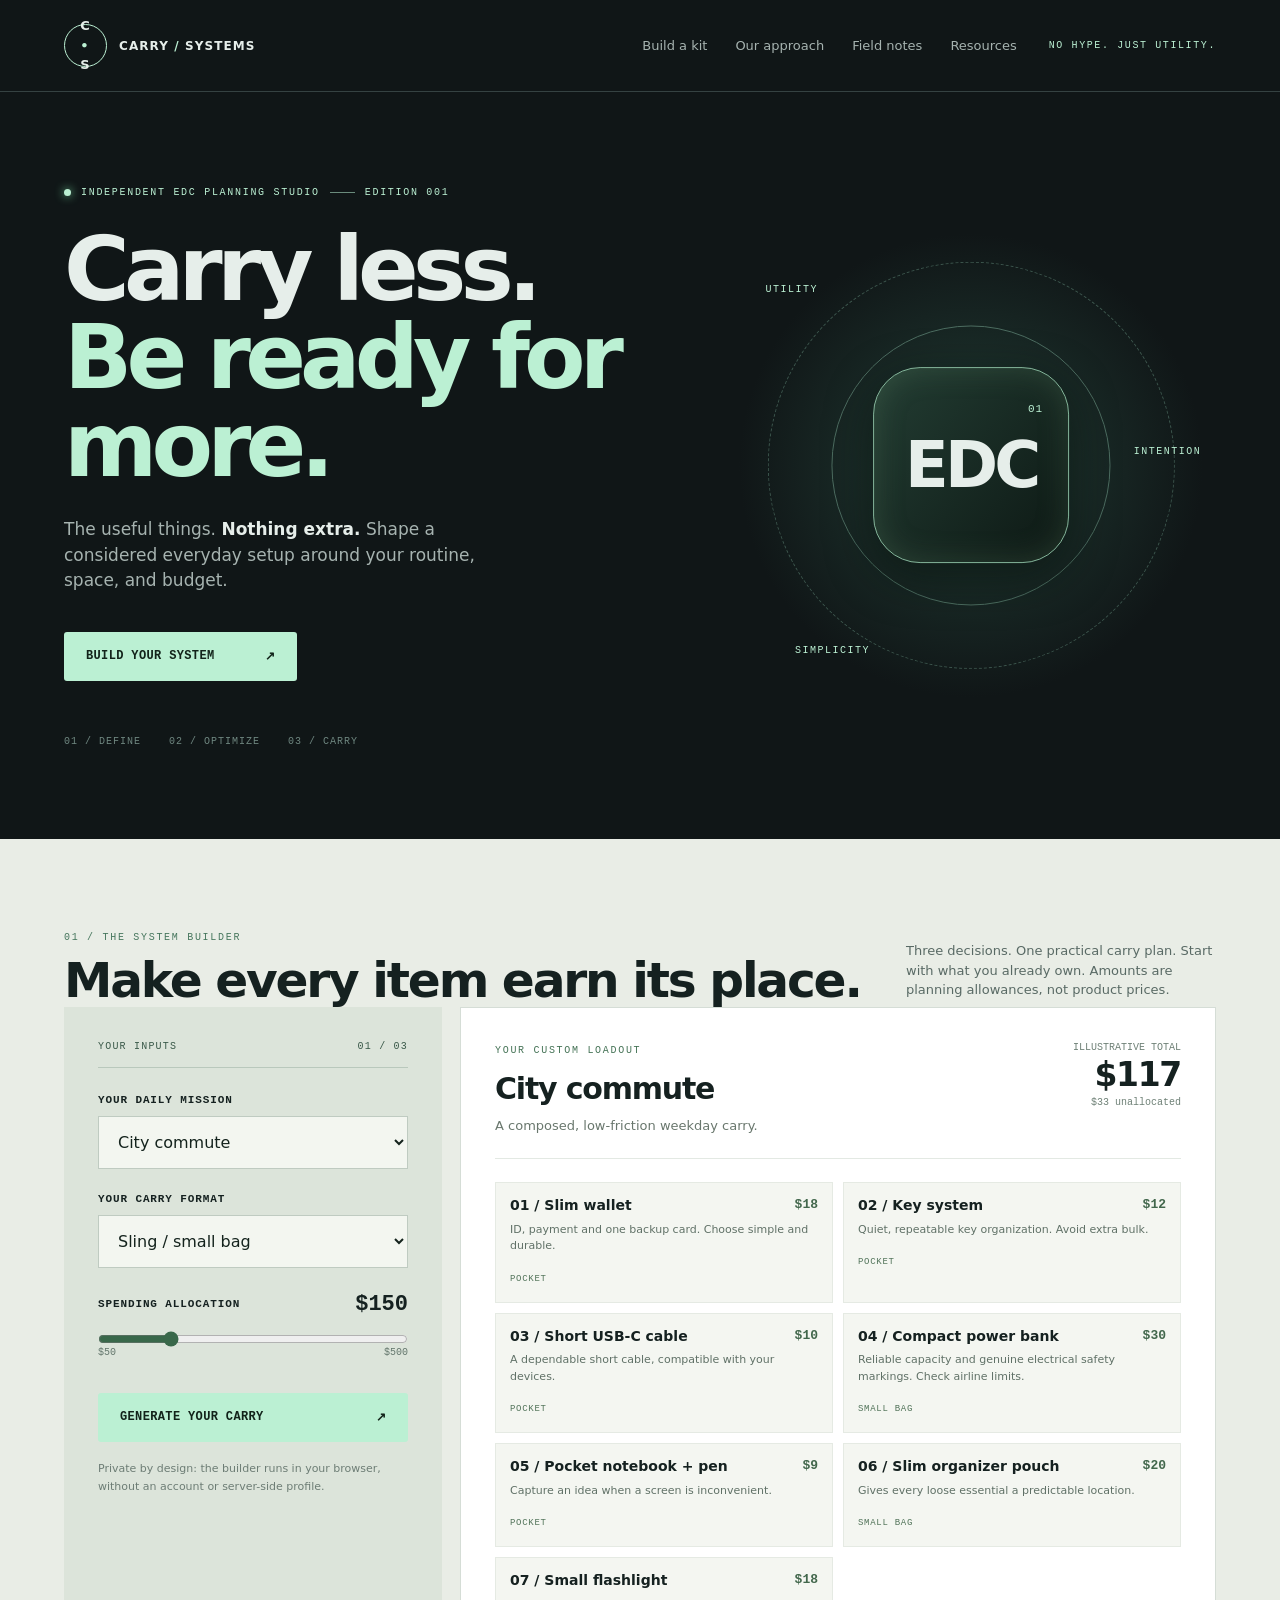
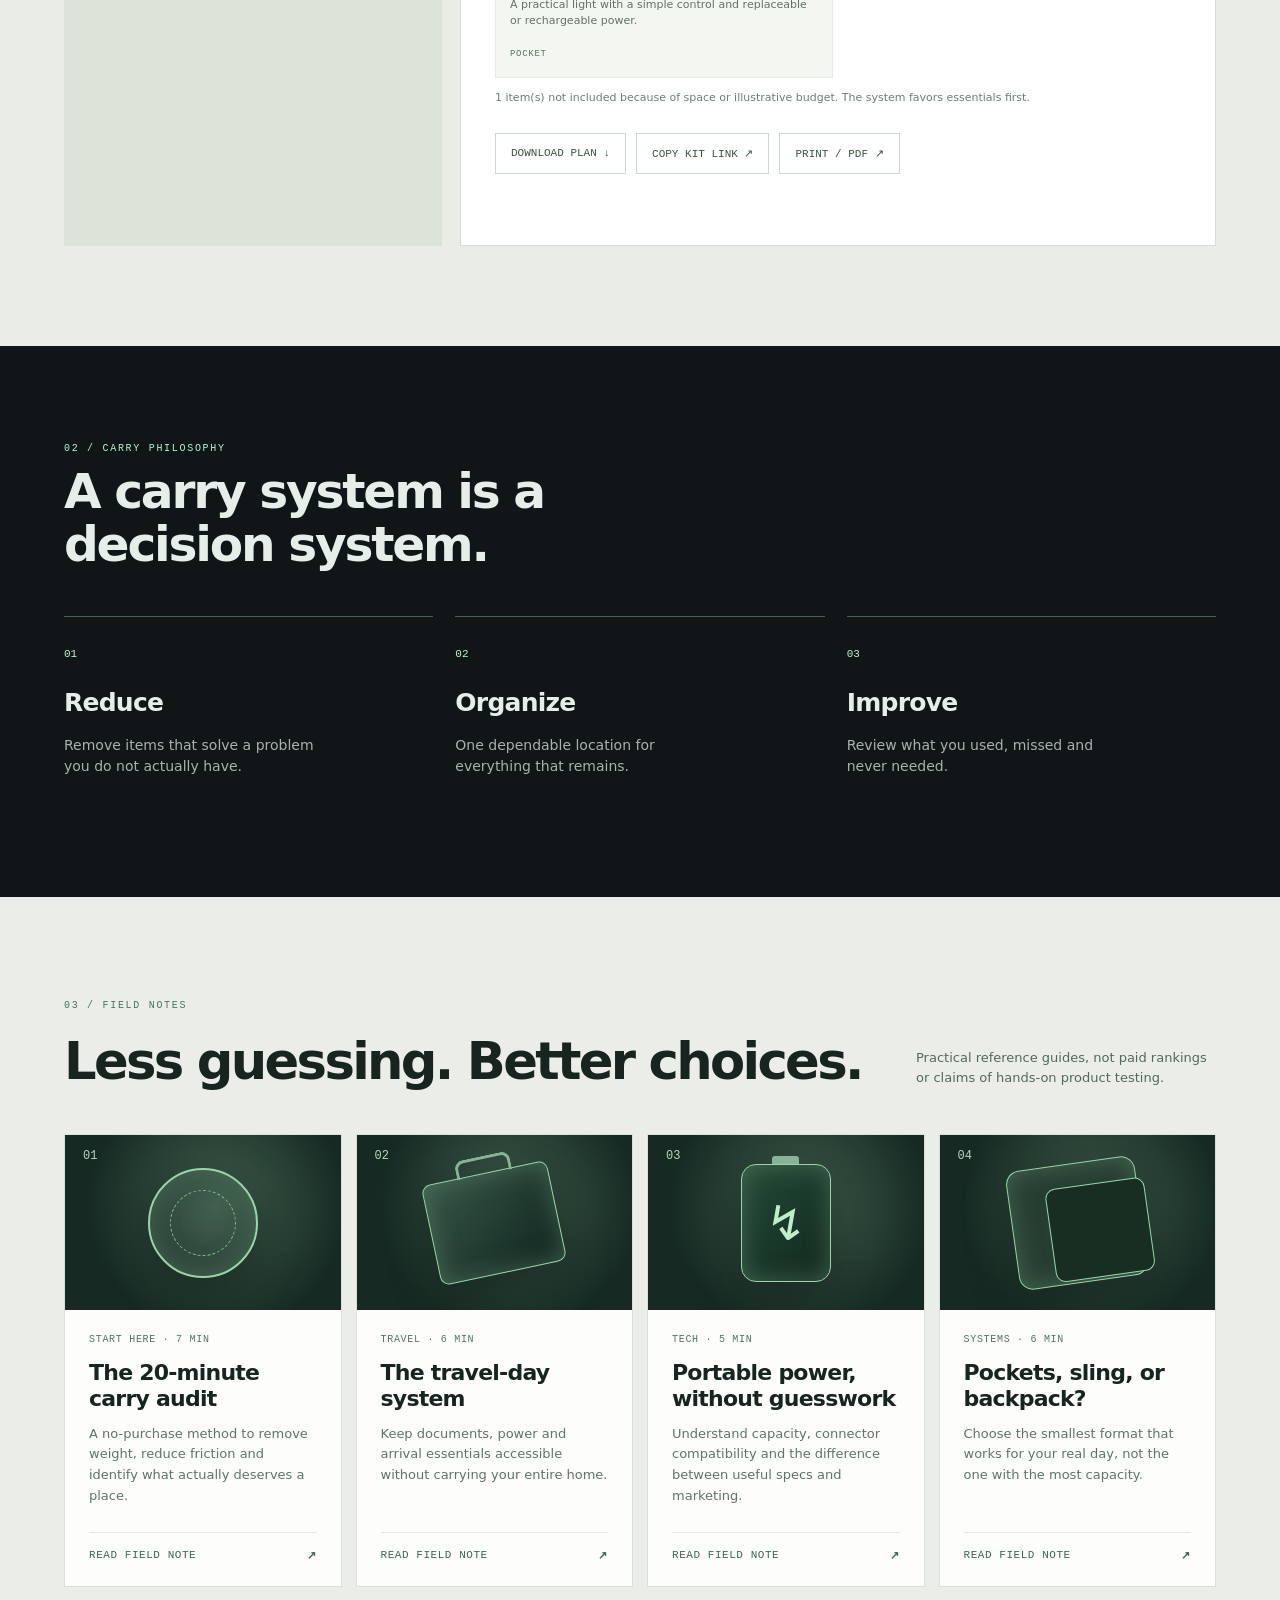
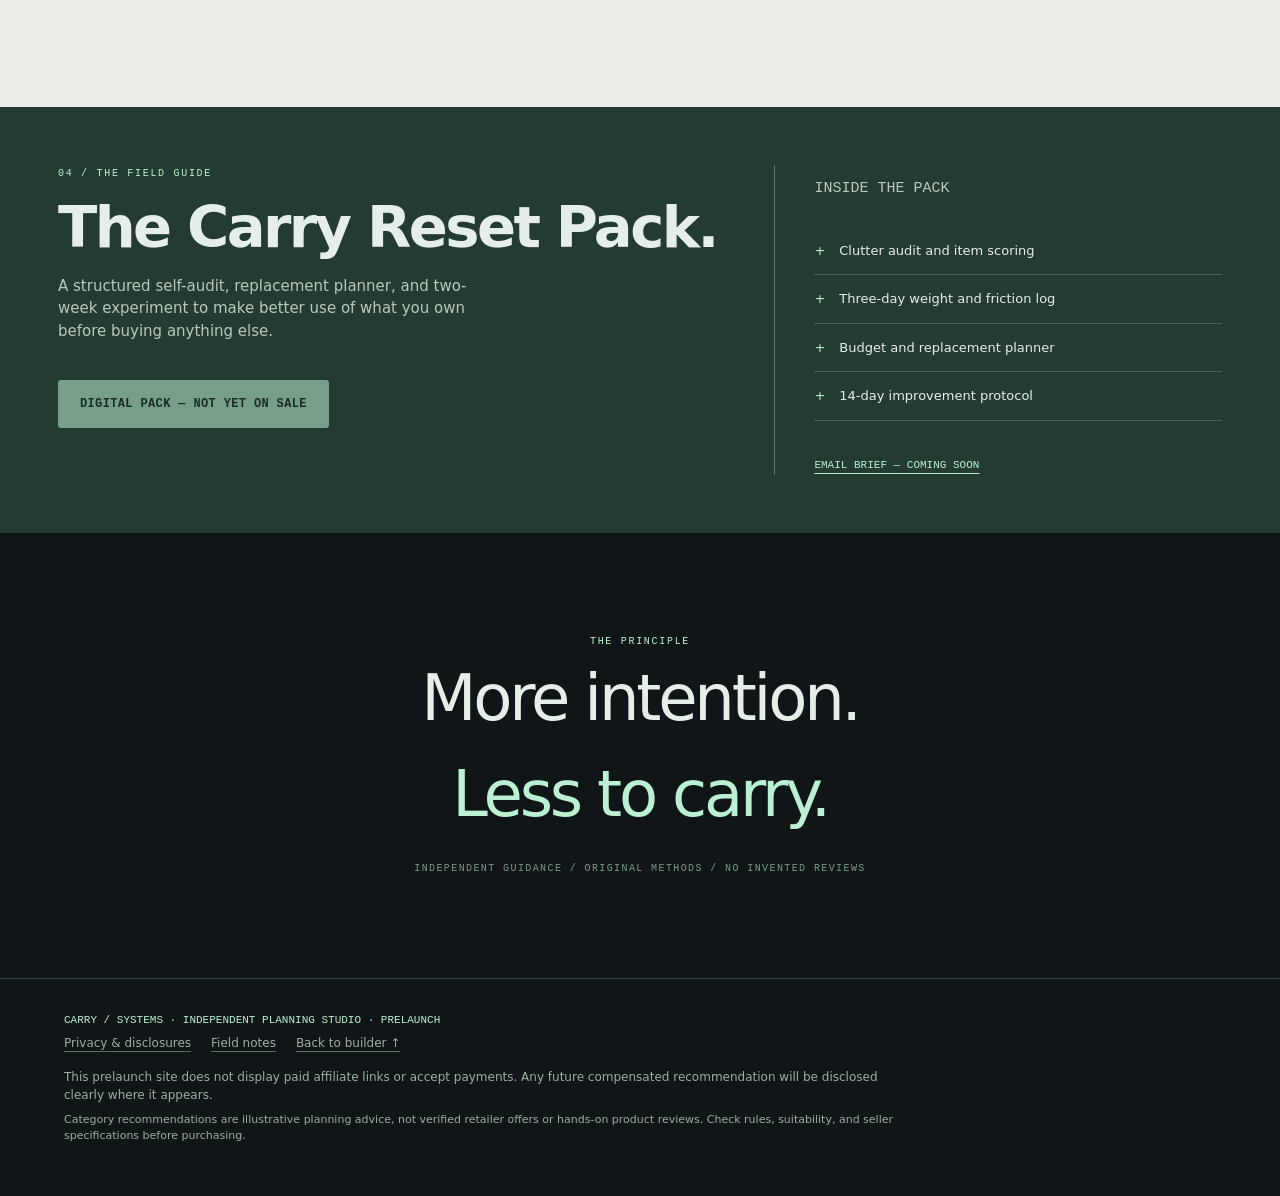
<file: index.html>
<!doctype html><html lang="en"><head>
<meta charset="utf-8">
<meta http-equiv="Content-Security-Policy" content="default-src 'none'; base-uri 'none'; object-src 'none'; form-action 'none'; frame-src 'none'; script-src 'self'; style-src 'self'; img-src 'self' data:; font-src 'self' data:; connect-src 'self'"><link rel="icon" href="data:,"><meta name="robots" content="noindex,nofollow"><meta name="viewport" content="width=device-width, initial-scale=1">
<meta name="theme-color" content="#111718"><meta name="description" content="A mission-first everyday carry kit builder. Carry less. Be ready for more.">
<title>CARRY / SYSTEMS — Carry less. Live ready.</title>
<link rel="stylesheet" href="./styles.css"><script src="./config.js" defer></script><script type="module" src="./app.mjs"></script>
</head><body>
<a class="skip" href="#builder">Skip to carry builder</a>
<header class="top"><a class="brand" href="#top"><span class="mark">C<span class="markdot">•</span>S</span><span>CARRY <em>/</em> SYSTEMS</span></a><nav aria-label="Primary"><a href="#builder">Build a kit</a><a href="#how">Our approach</a><a href="#journal">Field notes</a><a href="#resources">Resources</a></nav><span class="top-note">NO HYPE. JUST UTILITY.</span></header>
<main id="top"><section class="hero"><div class="hero-copy"><div class="eyebrow"><span class="pulse"></span> INDEPENDENT EDC PLANNING STUDIO <span class="eyebrowline"></span> EDITION 001</div><h1>Carry less.<br><span>Be ready for more.</span></h1><p>The useful things. <strong>Nothing extra.</strong> Shape a considered everyday setup around your routine, space, and budget.</p><a class="primary-link" href="#builder">BUILD YOUR SYSTEM <span aria-hidden="true">↗</span></a><div class="micro">01 / DEFINE &nbsp;&nbsp; 02 / OPTIMIZE &nbsp;&nbsp; 03 / CARRY</div></div><div class="hero-art" aria-hidden="true"><div class="orbit orbit-one"></div><div class="orbit orbit-two"></div><div class="core">EDC<span>01</span></div><span class="art-label a1">UTILITY</span><span class="art-label a2">INTENTION</span><span class="art-label a3">SIMPLICITY</span></div></section>
<section id="builder" class="workbench"><div class="sectionhead"><div><div class="eyebrow">01 / THE SYSTEM BUILDER</div><h2>Make every item earn its place.</h2></div><p>Three decisions. One practical carry plan. Start with what you already own. Amounts are planning allowances, not product prices.</p></div>
<div class="benchgrid"><form id="kit-form" class="controls"><div class="system-stage">YOUR INPUTS <span>01 / 03</span></div><label for="mission">YOUR DAILY MISSION</label><select id="mission" name="mission"><option value="commute">City commute</option><option value="founder">Work anywhere</option><option value="travel">Travel day</option><option value="events">Concerts & events</option><option value="field">Field & long days</option></select><label for="carry">YOUR CARRY FORMAT</label><select id="carry" name="carry"><option value="pockets">Pockets only</option><option value="sling" selected>Sling / small bag</option><option value="backpack">Backpack / tote</option></select><div class="rangelabel"><label for="budget">SPENDING ALLOCATION</label><output id="budget-out" for="budget">$150</output></div><input id="budget" name="budget" type="range" min="50" max="500" step="10" value="150"><div class="rangeedges"><span>$50</span><span>$500</span></div><button type="submit" class="btn-primary">GENERATE YOUR CARRY <span>↗</span></button><p class="fine">Private by design: the builder runs in your browser, without an account or server-side profile.</p></form>
<div id="results" class="results" aria-live="polite" aria-atomic="false"><div class="result-heading"><div><div class="eyebrow">YOUR CUSTOM LOADOUT</div><h3 id="result-title">City commute</h3><p id="result-desc"></p></div><div class="alloc"><small>ILLUSTRATIVE TOTAL</small><strong id="total-cost">$0</strong><span id="budget-remaining"></span></div></div><div id="item-list" class="item-list"></div><p id="skipped" class="fine"></p><div class="res-actions"><button type="button" id="download" class="btn-ghost">DOWNLOAD PLAN ↓</button><button type="button" id="share" class="btn-ghost">COPY KIT LINK ↗</button><button type="button" id="print" class="btn-ghost">PRINT / PDF ↗</button></div><p class="share-feedback" id="share-feedback" role="status" aria-live="polite"></p></div></div>
</section><section id="how" class="philosophy"><div class="eyebrow">02 / CARRY PHILOSOPHY</div><h2>A carry system is a decision system.</h2><div class="three"><article><span>01</span><h3>Reduce</h3><p>Remove items that solve a problem you do not actually have.</p></article><article><span>02</span><h3>Organize</h3><p>One dependable location for everything that remains.</p></article><article><span>03</span><h3>Improve</h3><p>Review what you used, missed and never needed.</p></article></div></section>
<section id="journal" class="journal"><div class="journal-header"><div><div class="eyebrow">03 / FIELD NOTES</div><h2>Less guessing. Better choices.</h2></div><p>Practical reference guides, not paid rankings or claims of hands-on product testing.</p></div><div class="journal-grid">
<a class="note-card" href="./guides/carry-audit.html"><div class="note-art note-art-1"><span>01</span><div class="note-shape ring"></div></div><div class="note-content"><span class="note-meta">START HERE · 7 MIN</span><h3>The 20-minute carry audit</h3><p>A no-purchase method to remove weight, reduce friction and identify what actually deserves a place.</p><span class="note-read">READ FIELD NOTE <b>↗</b></span></div></a>
<a class="note-card" href="./guides/travel-day.html"><div class="note-art note-art-2"><span>02</span><div class="note-shape case"></div></div><div class="note-content"><span class="note-meta">TRAVEL · 6 MIN</span><h3>The travel-day system</h3><p>Keep documents, power and arrival essentials accessible without carrying your entire home.</p><span class="note-read">READ FIELD NOTE <b>↗</b></span></div></a>
<a class="note-card" href="./guides/portable-power.html"><div class="note-art note-art-3"><span>03</span><div class="note-shape battery"></div></div><div class="note-content"><span class="note-meta">TECH · 5 MIN</span><h3>Portable power, without guesswork</h3><p>Understand capacity, connector compatibility and the difference between useful specs and marketing.</p><span class="note-read">READ FIELD NOTE <b>↗</b></span></div></a>
<a class="note-card" href="./guides/pocket-vs-bag.html"><div class="note-art note-art-4"><span>04</span><div class="note-shape stack"></div></div><div class="note-content"><span class="note-meta">SYSTEMS · 6 MIN</span><h3>Pockets, sling, or backpack?</h3><p>Choose the smallest format that works for your real day, not the one with the most capacity.</p><span class="note-read">READ FIELD NOTE <b>↗</b></span></div></a>
</div></section>
<section id="resources" class="resource"><div><div class="eyebrow">04 / THE FIELD GUIDE</div><h2>The Carry Reset Pack.</h2><p>A structured self-audit, replacement planner, and two-week experiment to make better use of what you own before buying anything else.</p><a id="digital-link" class="btn-primary disabled" aria-disabled="true">DIGITAL PACK — NOT YET ON SALE</a></div><div class="resource-aside"><p class="aside-label">INSIDE THE PACK</p><ul><li>Clutter audit and item scoring</li><li>Three-day weight and friction log</li><li>Budget and replacement planner</li><li>14-day improvement protocol</li></ul><a id="newsletter-link" class="simple-link" aria-disabled="true">EMAIL BRIEF — COMING SOON</a></div></section>
<section class="closing"><div class="eyebrow center">THE PRINCIPLE</div><p>More intention.<br><em>Less to carry.</em></p><span>INDEPENDENT GUIDANCE / ORIGINAL METHODS / NO INVENTED REVIEWS</span></section>
</main><footer><span>CARRY / SYSTEMS · INDEPENDENT PLANNING STUDIO · PRELAUNCH</span><div class="footer-links"><a href="./privacy.html">Privacy &amp; disclosures</a><a href="#journal">Field notes</a><a href="#builder">Back to builder ↑</a></div><p id="disclosure">This prelaunch site does not display paid affiliate links or accept payments. Any future compensated recommendation will be disclosed clearly where it appears.</p><p id="amazon-disclosure" hidden>As an Amazon Associate I earn from qualifying purchases.</p><small>Category recommendations are illustrative planning advice, not verified retailer offers or hands-on product reviews. Check rules, suitability, and seller specifications before purchasing.</small></footer></body></html>
</file>
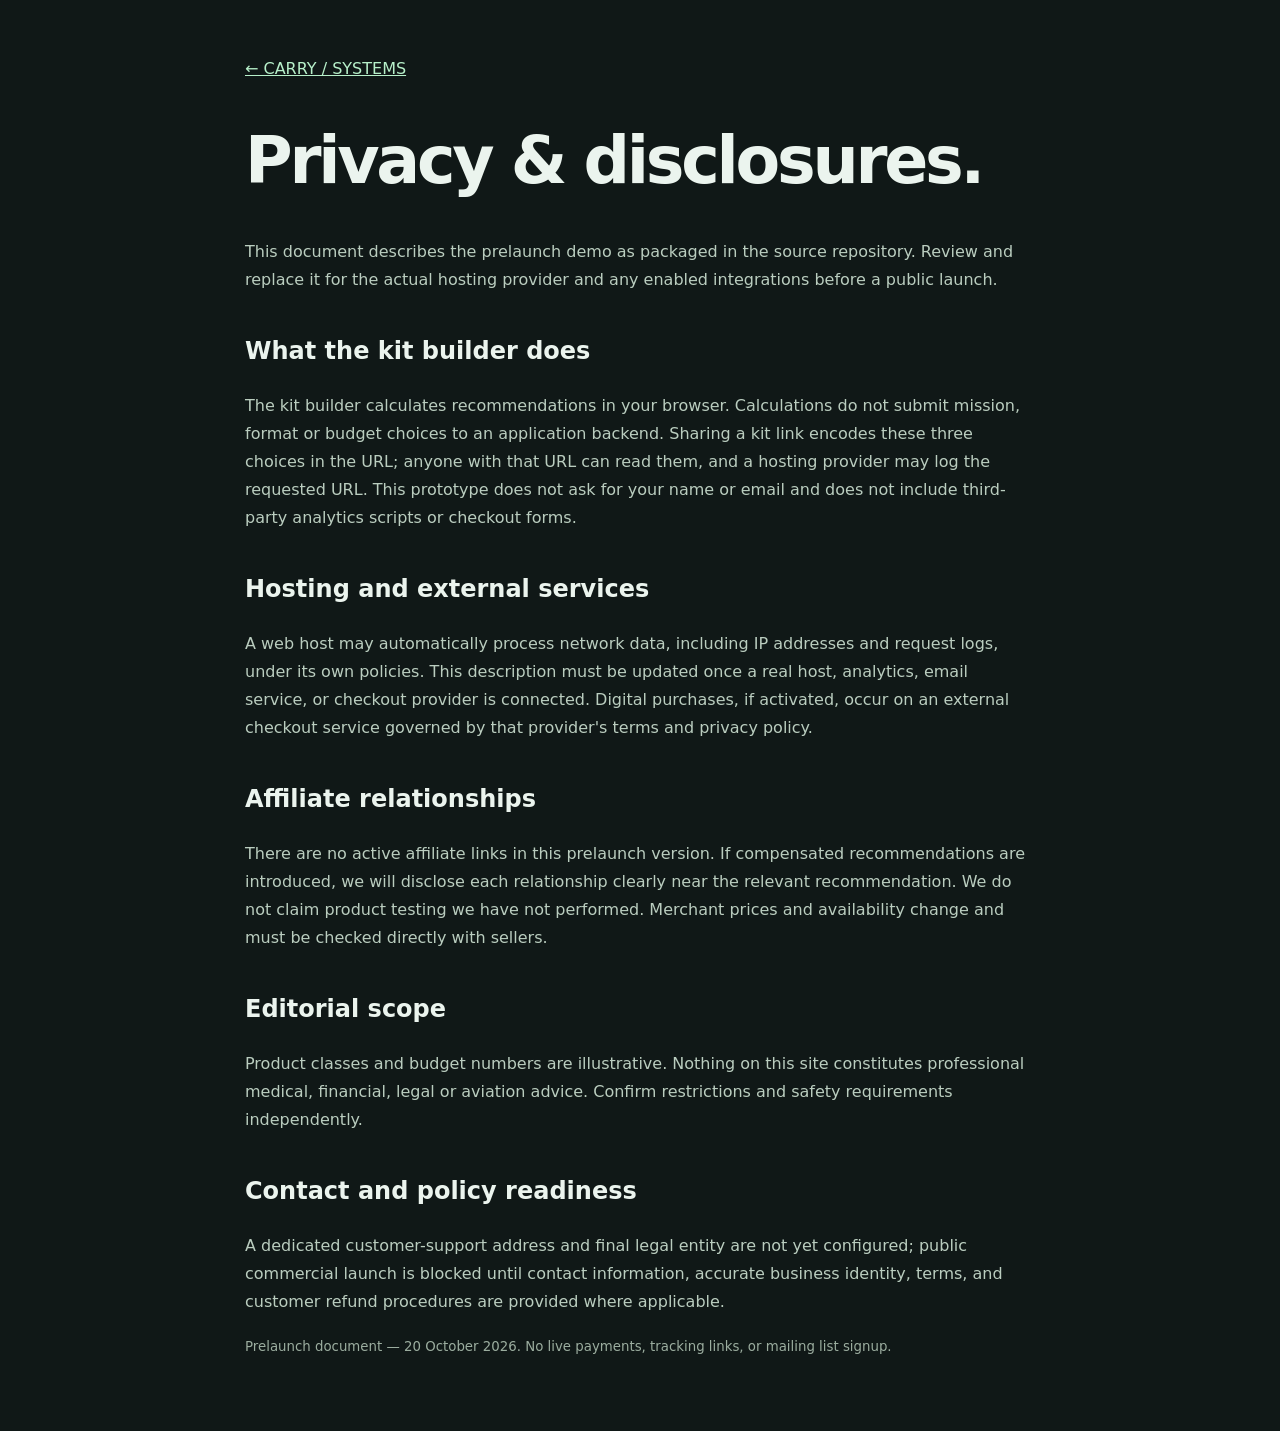
<file: privacy.html>
<!doctype html><html lang="en"><head><meta charset="utf-8"><link rel="icon" href="data:,"><meta name="robots" content="noindex,nofollow"><meta name="viewport" content="width=device-width,initial-scale=1"><title>Privacy &amp; Disclosures — CARRY / SYSTEMS</title><style>body{max-width:790px;margin:0 auto;background:#101817;color:#ebf4ee;font:16px/1.75 system-ui;padding:55px 26px}a{color:#b7f0ca}h1{font-size:clamp(38px,6vw,65px);letter-spacing:-.05em;line-height:1.05}h2{margin-top:36px}p{color:#bacdbf}small{color:#9bad9f}</style></head><body><a href="./index.html">← CARRY / SYSTEMS</a><h1>Privacy &amp; disclosures.</h1><p>This document describes the prelaunch demo as packaged in the source repository. Review and replace it for the actual hosting provider and any enabled integrations before a public launch.</p><h2>What the kit builder does</h2><p>The kit builder calculates recommendations in your browser. Calculations do not submit mission, format or budget choices to an application backend. Sharing a kit link encodes these three choices in the URL; anyone with that URL can read them, and a hosting provider may log the requested URL. This prototype does not ask for your name or email and does not include third-party analytics scripts or checkout forms.</p><h2>Hosting and external services</h2><p>A web host may automatically process network data, including IP addresses and request logs, under its own policies. This description must be updated once a real host, analytics, email service, or checkout provider is connected. Digital purchases, if activated, occur on an external checkout service governed by that provider's terms and privacy policy.</p><h2>Affiliate relationships</h2><p>There are no active affiliate links in this prelaunch version. If compensated recommendations are introduced, we will disclose each relationship clearly near the relevant recommendation. We do not claim product testing we have not performed. Merchant prices and availability change and must be checked directly with sellers.</p><h2>Editorial scope</h2><p>Product classes and budget numbers are illustrative. Nothing on this site constitutes professional medical, financial, legal or aviation advice. Confirm restrictions and safety requirements independently.</p><h2>Contact and policy readiness</h2><p>A dedicated customer-support address and final legal entity are not yet configured; public commercial launch is blocked until contact information, accurate business identity, terms, and customer refund procedures are provided where applicable.</p><p><small>Prelaunch document — 20 October 2026. No live payments, tracking links, or mailing list signup.</small></p></body></html>
</file>
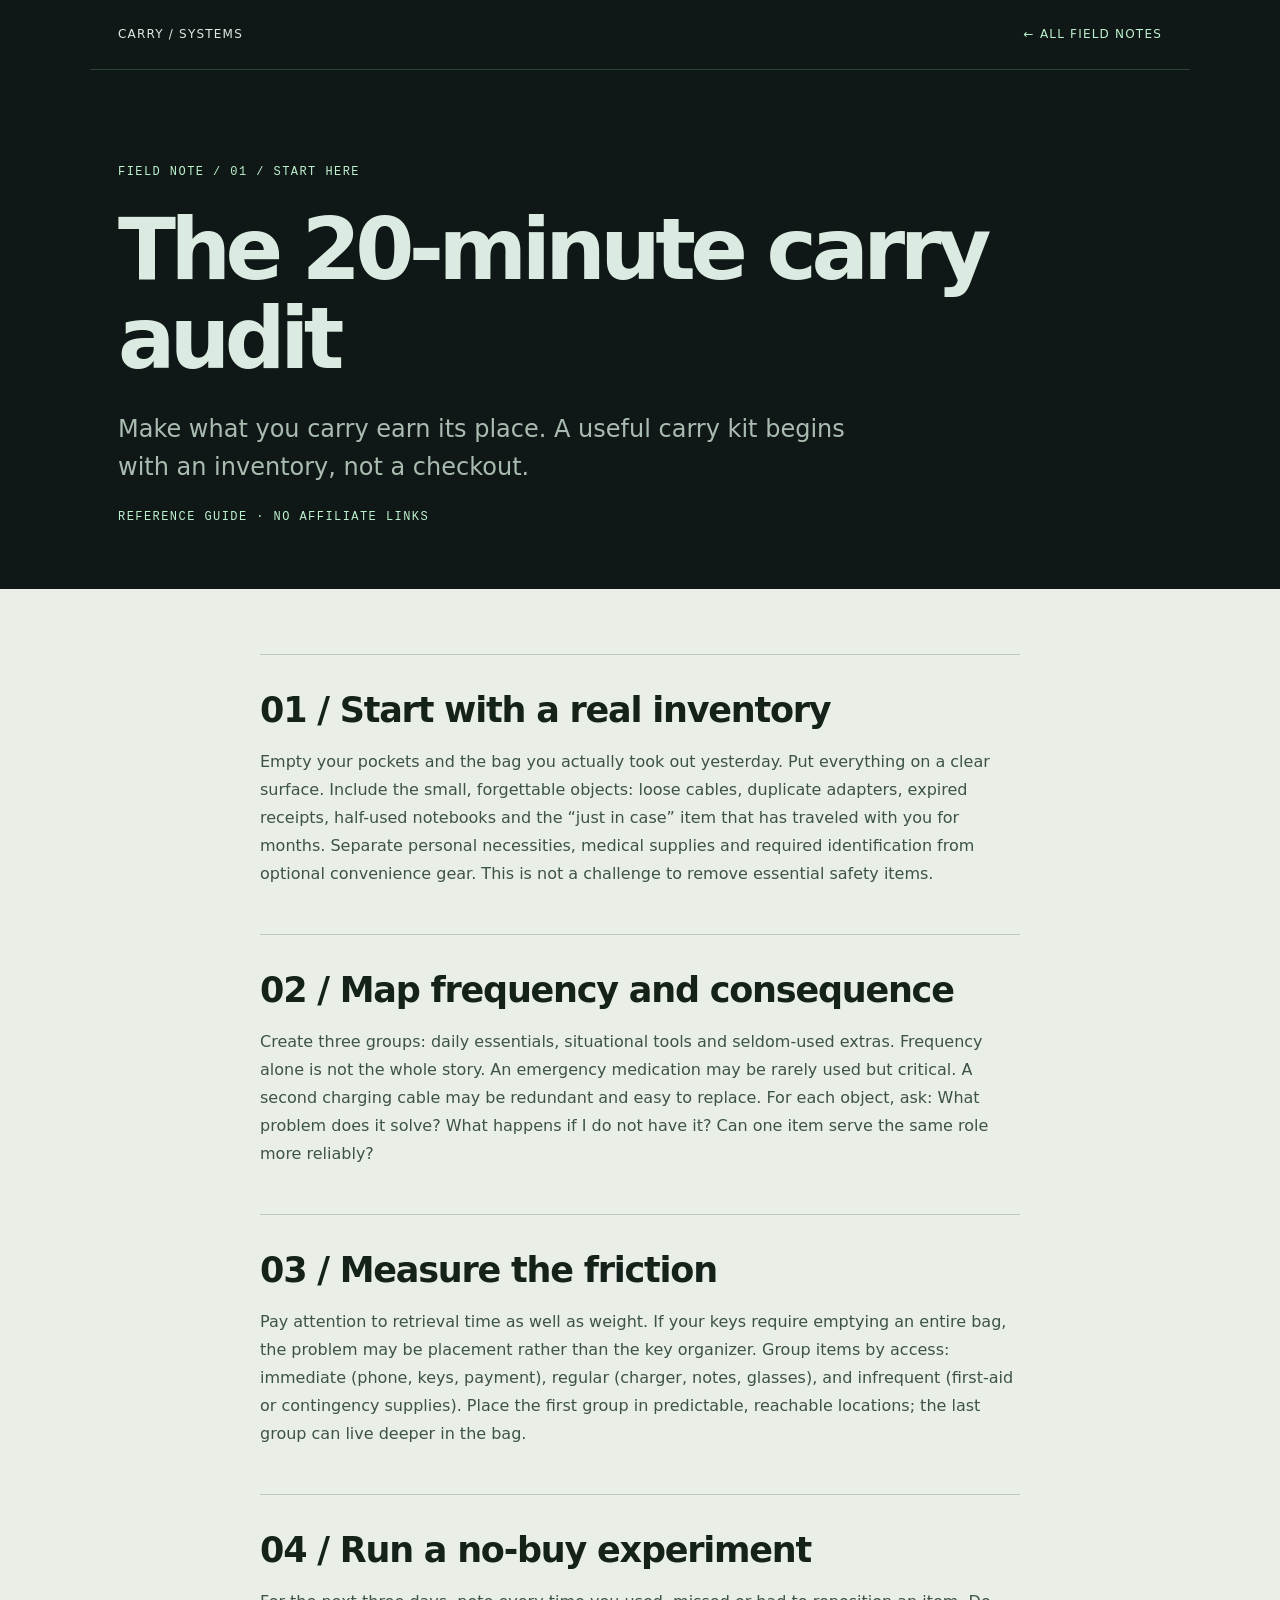
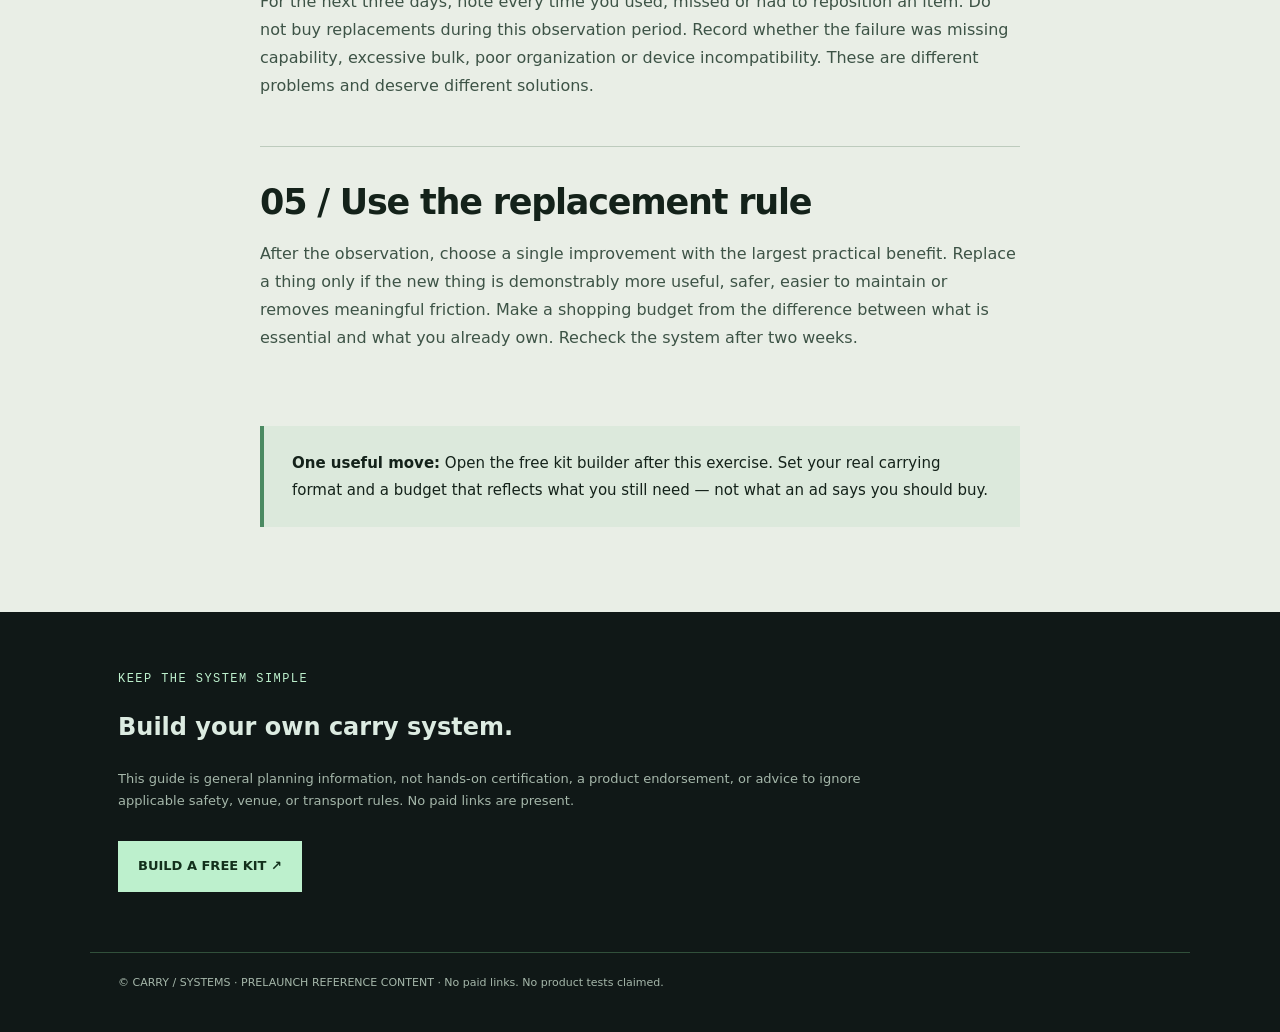
<file: guides/carry-audit.html>
<!doctype html><html lang="en"><head><meta charset="utf-8"><link rel="icon" href="data:,"><meta name="robots" content="noindex,nofollow"><meta name="viewport" content="width=device-width,initial-scale=1"><meta name="theme-color" content="#101817"><meta name="description" content="Make what you carry earn its place. A useful carry kit begins with an inventory, not a checkout."><title>The 20-minute carry audit — CARRY / SYSTEMS</title><style>
:root{color-scheme:dark;--ink:#dcebe1;--muted:#a5b7aa;--mint:#bdf0cd}*{box-sizing:border-box}html{scroll-behavior:smooth}body{margin:0;background:#101817;color:var(--ink);font:16px/1.75 system-ui,-apple-system,Segoe UI,Arial,sans-serif}a{color:inherit}a:focus-visible{outline:3px solid var(--mint);outline-offset:4px}.top{max-width:1100px;display:flex;justify-content:space-between;gap:16px;padding:24px 28px;margin:auto;font-size:12px;letter-spacing:.1em}.top a{text-decoration:none}.top .back{color:var(--mint)}.hero{border-top:1px solid #2c4438;max-width:1100px;margin:auto;padding:95px 28px 65px}.eyebrow{color:var(--mint);font:12px ui-monospace,Consolas,monospace;letter-spacing:.12em}.hero h1{font-size:clamp(48px,7vw,85px);letter-spacing:-.065em;line-height:1.05;font-weight:630;max-width:920px;margin:26px 0}.hero .intro{font-size:clamp(17px,2.5vw,24px);color:#aabcb1;max-width:750px;line-height:1.6}.article{background:#e9eee6;color:#14221a;padding:65px 28px 85px}.article .inner{max-width:760px;margin:auto}.article section{padding:30px 0;border-top:1px solid #bdcbbd}.article h2{font-size:clamp(24px,3vw,35px);letter-spacing:-.035em;line-height:1.2;margin:4px 0 17px;font-weight:630}.article p{color:#3d5346;margin:0 0 16px}.callout{background:#dce9dc;border-left:4px solid #4b8a62;padding:24px 28px;margin:28px 0 0;font-size:15px}.last{max-width:1100px;margin:auto;padding:60px 28px}.last p{color:var(--muted);max-width:750px;font-size:13px}.cta{display:inline-block;background:var(--mint);color:#13301c;text-decoration:none;font-weight:700;font-size:13px;padding:14px 20px;margin-top:15px}footer{border-top:1px solid #31503b;padding:20px 28px 40px;font-size:11px;color:var(--muted);max-width:1100px;margin:auto}@media(prefers-reduced-motion:reduce){html{scroll-behavior:auto}}</style></head><body><nav class="top" aria-label="Article"><a href="../index.html">CARRY / SYSTEMS</a><a class="back" href="../index.html#journal">← ALL FIELD NOTES</a></nav><main><header class="hero"><div class="eyebrow">FIELD NOTE / 01 / START HERE</div><h1>The 20-minute carry audit</h1><p class="intro">Make what you carry earn its place. A useful carry kit begins with an inventory, not a checkout.</p><div class="eyebrow">REFERENCE GUIDE · NO AFFILIATE LINKS</div></header><article class="article"><div class="inner"><section><h2>01 / Start with a real inventory</h2><p>Empty your pockets and the bag you actually took out yesterday. Put everything on a clear surface. Include the small, forgettable objects: loose cables, duplicate adapters, expired receipts, half-used notebooks and the “just in case” item that has traveled with you for months. Separate personal necessities, medical supplies and required identification from optional convenience gear. This is not a challenge to remove essential safety items.</p></section>
<section><h2>02 / Map frequency and consequence</h2><p>Create three groups: daily essentials, situational tools and seldom-used extras. Frequency alone is not the whole story. An emergency medication may be rarely used but critical. A second charging cable may be redundant and easy to replace. For each object, ask: What problem does it solve? What happens if I do not have it? Can one item serve the same role more reliably?</p></section>
<section><h2>03 / Measure the friction</h2><p>Pay attention to retrieval time as well as weight. If your keys require emptying an entire bag, the problem may be placement rather than the key organizer. Group items by access: immediate (phone, keys, payment), regular (charger, notes, glasses), and infrequent (first-aid or contingency supplies). Place the first group in predictable, reachable locations; the last group can live deeper in the bag.</p></section>
<section><h2>04 / Run a no-buy experiment</h2><p>For the next three days, note every time you used, missed or had to reposition an item. Do not buy replacements during this observation period. Record whether the failure was missing capability, excessive bulk, poor organization or device incompatibility. These are different problems and deserve different solutions.</p></section>
<section><h2>05 / Use the replacement rule</h2><p>After the observation, choose a single improvement with the largest practical benefit. Replace a thing only if the new thing is demonstrably more useful, safer, easier to maintain or removes meaningful friction. Make a shopping budget from the difference between what is essential and what you already own. Recheck the system after two weeks.</p></section><aside class="callout"><strong>One useful move:</strong> Open the free kit builder after this exercise. Set your real carrying format and a budget that reflects what you still need — not what an ad says you should buy.</aside></div></article><div class="last"><div class="eyebrow">KEEP THE SYSTEM SIMPLE</div><h2>Build your own carry system.</h2><p>This guide is general planning information, not hands-on certification, a product endorsement, or advice to ignore applicable safety, venue, or transport rules. No paid links are present.</p><a class="cta" href="../index.html#builder">BUILD A FREE KIT ↗</a></div></main><footer>© CARRY / SYSTEMS · PRELAUNCH REFERENCE CONTENT · No paid links. No product tests claimed.</footer></body></html>
</file>
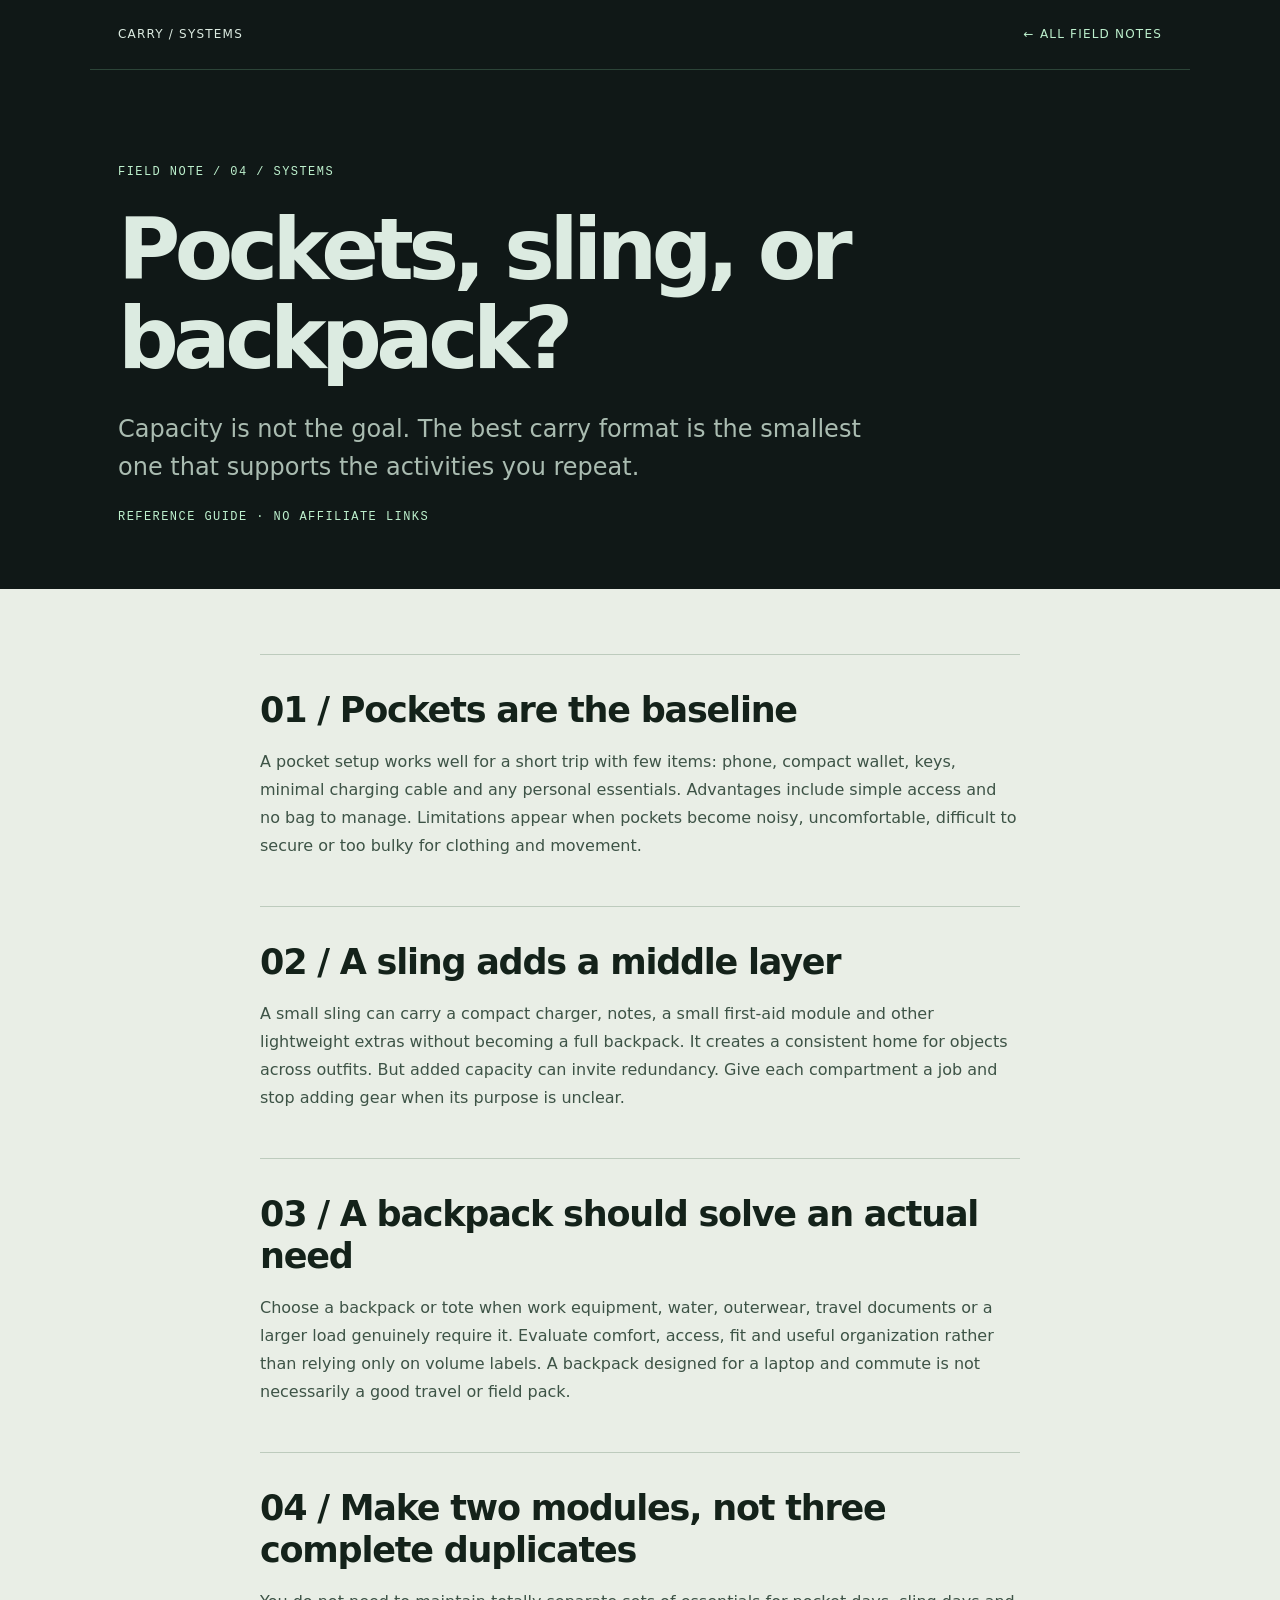
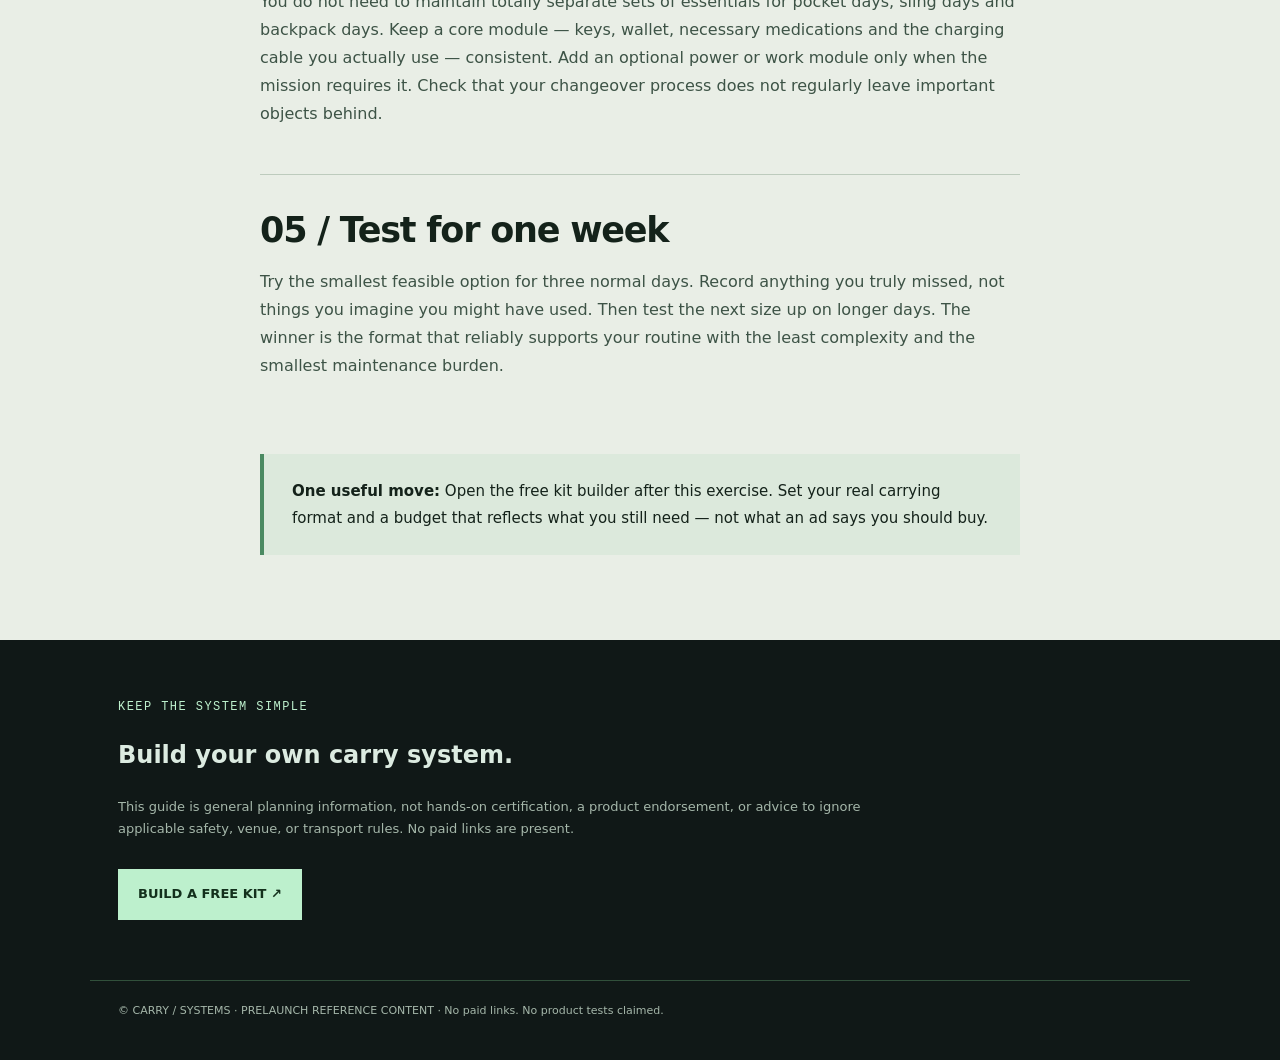
<file: guides/pocket-vs-bag.html>
<!doctype html><html lang="en"><head><meta charset="utf-8"><link rel="icon" href="data:,"><meta name="robots" content="noindex,nofollow"><meta name="viewport" content="width=device-width,initial-scale=1"><meta name="theme-color" content="#101817"><meta name="description" content="Capacity is not the goal. The best carry format is the smallest one that supports the activities you repeat."><title>Pockets, sling, or backpack? — CARRY / SYSTEMS</title><style>
:root{color-scheme:dark;--ink:#dcebe1;--muted:#a5b7aa;--mint:#bdf0cd}*{box-sizing:border-box}html{scroll-behavior:smooth}body{margin:0;background:#101817;color:var(--ink);font:16px/1.75 system-ui,-apple-system,Segoe UI,Arial,sans-serif}a{color:inherit}a:focus-visible{outline:3px solid var(--mint);outline-offset:4px}.top{max-width:1100px;display:flex;justify-content:space-between;gap:16px;padding:24px 28px;margin:auto;font-size:12px;letter-spacing:.1em}.top a{text-decoration:none}.top .back{color:var(--mint)}.hero{border-top:1px solid #2c4438;max-width:1100px;margin:auto;padding:95px 28px 65px}.eyebrow{color:var(--mint);font:12px ui-monospace,Consolas,monospace;letter-spacing:.12em}.hero h1{font-size:clamp(48px,7vw,85px);letter-spacing:-.065em;line-height:1.05;font-weight:630;max-width:920px;margin:26px 0}.hero .intro{font-size:clamp(17px,2.5vw,24px);color:#aabcb1;max-width:750px;line-height:1.6}.article{background:#e9eee6;color:#14221a;padding:65px 28px 85px}.article .inner{max-width:760px;margin:auto}.article section{padding:30px 0;border-top:1px solid #bdcbbd}.article h2{font-size:clamp(24px,3vw,35px);letter-spacing:-.035em;line-height:1.2;margin:4px 0 17px;font-weight:630}.article p{color:#3d5346;margin:0 0 16px}.callout{background:#dce9dc;border-left:4px solid #4b8a62;padding:24px 28px;margin:28px 0 0;font-size:15px}.last{max-width:1100px;margin:auto;padding:60px 28px}.last p{color:var(--muted);max-width:750px;font-size:13px}.cta{display:inline-block;background:var(--mint);color:#13301c;text-decoration:none;font-weight:700;font-size:13px;padding:14px 20px;margin-top:15px}footer{border-top:1px solid #31503b;padding:20px 28px 40px;font-size:11px;color:var(--muted);max-width:1100px;margin:auto}@media(prefers-reduced-motion:reduce){html{scroll-behavior:auto}}</style></head><body><nav class="top" aria-label="Article"><a href="../index.html">CARRY / SYSTEMS</a><a class="back" href="../index.html#journal">← ALL FIELD NOTES</a></nav><main><header class="hero"><div class="eyebrow">FIELD NOTE / 04 / SYSTEMS</div><h1>Pockets, sling, or backpack?</h1><p class="intro">Capacity is not the goal. The best carry format is the smallest one that supports the activities you repeat.</p><div class="eyebrow">REFERENCE GUIDE · NO AFFILIATE LINKS</div></header><article class="article"><div class="inner"><section><h2>01 / Pockets are the baseline</h2><p>A pocket setup works well for a short trip with few items: phone, compact wallet, keys, minimal charging cable and any personal essentials. Advantages include simple access and no bag to manage. Limitations appear when pockets become noisy, uncomfortable, difficult to secure or too bulky for clothing and movement.</p></section>
<section><h2>02 / A sling adds a middle layer</h2><p>A small sling can carry a compact charger, notes, a small first-aid module and other lightweight extras without becoming a full backpack. It creates a consistent home for objects across outfits. But added capacity can invite redundancy. Give each compartment a job and stop adding gear when its purpose is unclear.</p></section>
<section><h2>03 / A backpack should solve an actual need</h2><p>Choose a backpack or tote when work equipment, water, outerwear, travel documents or a larger load genuinely require it. Evaluate comfort, access, fit and useful organization rather than relying only on volume labels. A backpack designed for a laptop and commute is not necessarily a good travel or field pack.</p></section>
<section><h2>04 / Make two modules, not three complete duplicates</h2><p>You do not need to maintain totally separate sets of essentials for pocket days, sling days and backpack days. Keep a core module — keys, wallet, necessary medications and the charging cable you actually use — consistent. Add an optional power or work module only when the mission requires it. Check that your changeover process does not regularly leave important objects behind.</p></section>
<section><h2>05 / Test for one week</h2><p>Try the smallest feasible option for three normal days. Record anything you truly missed, not things you imagine you might have used. Then test the next size up on longer days. The winner is the format that reliably supports your routine with the least complexity and the smallest maintenance burden.</p></section><aside class="callout"><strong>One useful move:</strong> Open the free kit builder after this exercise. Set your real carrying format and a budget that reflects what you still need — not what an ad says you should buy.</aside></div></article><div class="last"><div class="eyebrow">KEEP THE SYSTEM SIMPLE</div><h2>Build your own carry system.</h2><p>This guide is general planning information, not hands-on certification, a product endorsement, or advice to ignore applicable safety, venue, or transport rules. No paid links are present.</p><a class="cta" href="../index.html#builder">BUILD A FREE KIT ↗</a></div></main><footer>© CARRY / SYSTEMS · PRELAUNCH REFERENCE CONTENT · No paid links. No product tests claimed.</footer></body></html>
</file>
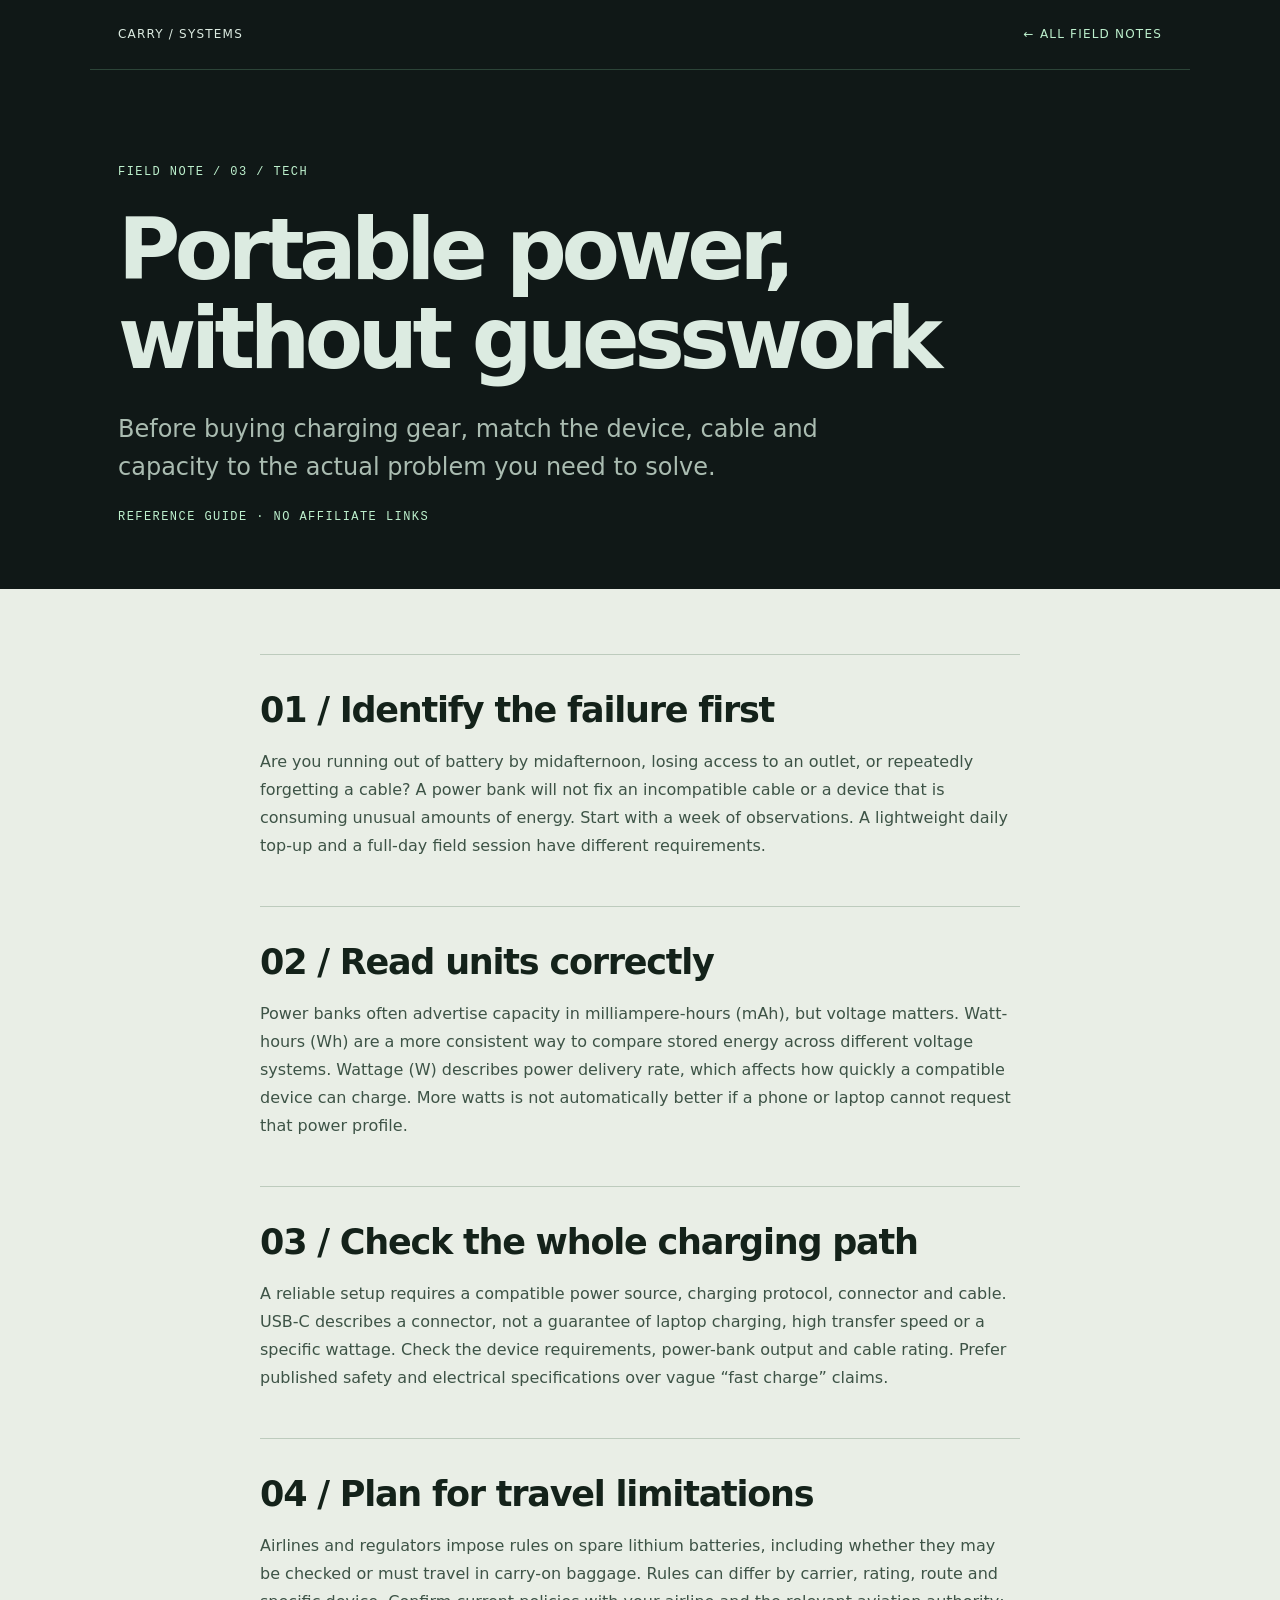
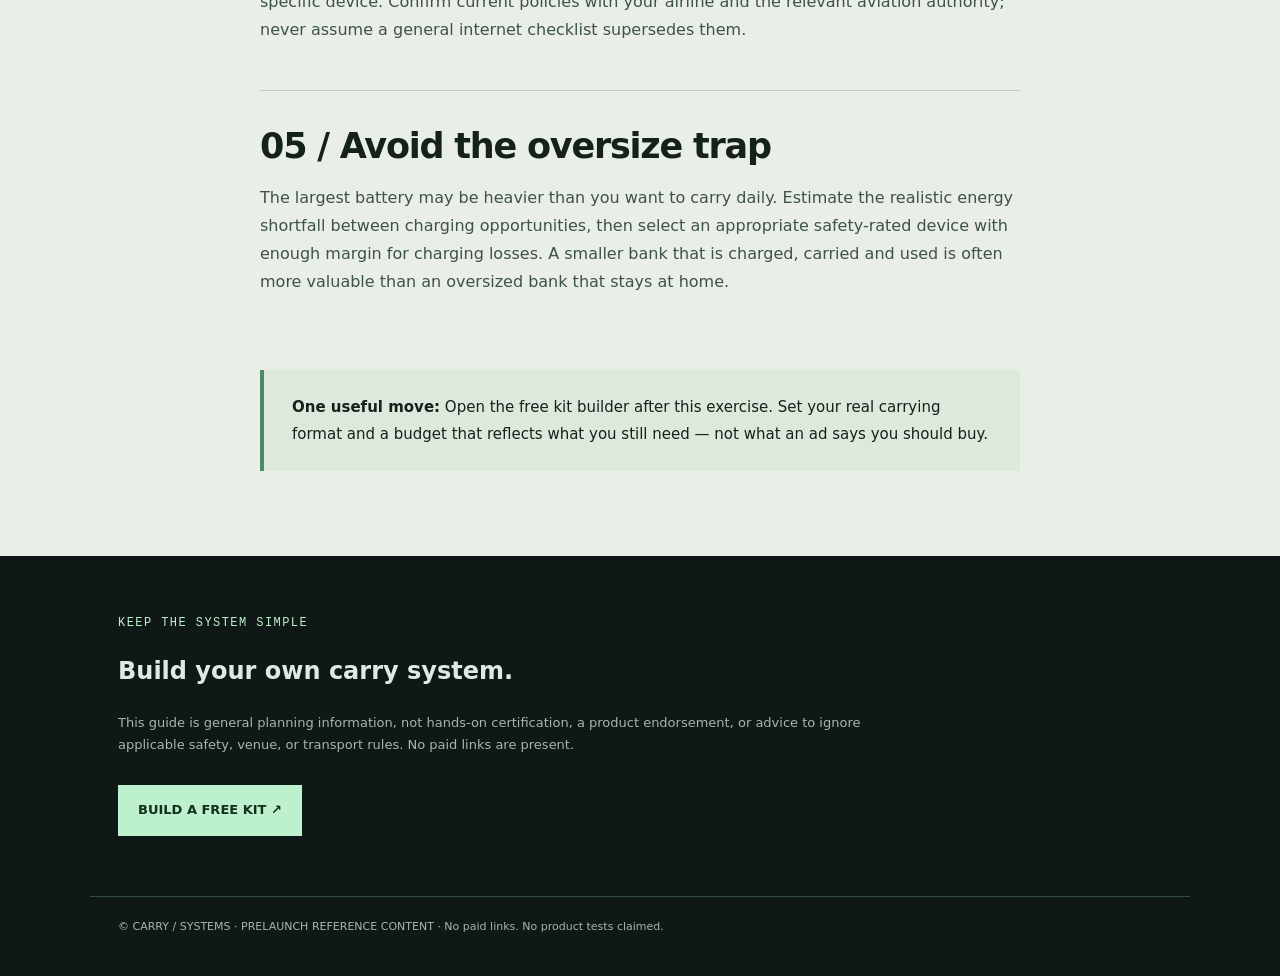
<file: guides/portable-power.html>
<!doctype html><html lang="en"><head><meta charset="utf-8"><link rel="icon" href="data:,"><meta name="robots" content="noindex,nofollow"><meta name="viewport" content="width=device-width,initial-scale=1"><meta name="theme-color" content="#101817"><meta name="description" content="Before buying charging gear, match the device, cable and capacity to the actual problem you need to solve."><title>Portable power, without guesswork — CARRY / SYSTEMS</title><style>
:root{color-scheme:dark;--ink:#dcebe1;--muted:#a5b7aa;--mint:#bdf0cd}*{box-sizing:border-box}html{scroll-behavior:smooth}body{margin:0;background:#101817;color:var(--ink);font:16px/1.75 system-ui,-apple-system,Segoe UI,Arial,sans-serif}a{color:inherit}a:focus-visible{outline:3px solid var(--mint);outline-offset:4px}.top{max-width:1100px;display:flex;justify-content:space-between;gap:16px;padding:24px 28px;margin:auto;font-size:12px;letter-spacing:.1em}.top a{text-decoration:none}.top .back{color:var(--mint)}.hero{border-top:1px solid #2c4438;max-width:1100px;margin:auto;padding:95px 28px 65px}.eyebrow{color:var(--mint);font:12px ui-monospace,Consolas,monospace;letter-spacing:.12em}.hero h1{font-size:clamp(48px,7vw,85px);letter-spacing:-.065em;line-height:1.05;font-weight:630;max-width:920px;margin:26px 0}.hero .intro{font-size:clamp(17px,2.5vw,24px);color:#aabcb1;max-width:750px;line-height:1.6}.article{background:#e9eee6;color:#14221a;padding:65px 28px 85px}.article .inner{max-width:760px;margin:auto}.article section{padding:30px 0;border-top:1px solid #bdcbbd}.article h2{font-size:clamp(24px,3vw,35px);letter-spacing:-.035em;line-height:1.2;margin:4px 0 17px;font-weight:630}.article p{color:#3d5346;margin:0 0 16px}.callout{background:#dce9dc;border-left:4px solid #4b8a62;padding:24px 28px;margin:28px 0 0;font-size:15px}.last{max-width:1100px;margin:auto;padding:60px 28px}.last p{color:var(--muted);max-width:750px;font-size:13px}.cta{display:inline-block;background:var(--mint);color:#13301c;text-decoration:none;font-weight:700;font-size:13px;padding:14px 20px;margin-top:15px}footer{border-top:1px solid #31503b;padding:20px 28px 40px;font-size:11px;color:var(--muted);max-width:1100px;margin:auto}@media(prefers-reduced-motion:reduce){html{scroll-behavior:auto}}</style></head><body><nav class="top" aria-label="Article"><a href="../index.html">CARRY / SYSTEMS</a><a class="back" href="../index.html#journal">← ALL FIELD NOTES</a></nav><main><header class="hero"><div class="eyebrow">FIELD NOTE / 03 / TECH</div><h1>Portable power, without guesswork</h1><p class="intro">Before buying charging gear, match the device, cable and capacity to the actual problem you need to solve.</p><div class="eyebrow">REFERENCE GUIDE · NO AFFILIATE LINKS</div></header><article class="article"><div class="inner"><section><h2>01 / Identify the failure first</h2><p>Are you running out of battery by midafternoon, losing access to an outlet, or repeatedly forgetting a cable? A power bank will not fix an incompatible cable or a device that is consuming unusual amounts of energy. Start with a week of observations. A lightweight daily top-up and a full-day field session have different requirements.</p></section>
<section><h2>02 / Read units correctly</h2><p>Power banks often advertise capacity in milliampere-hours (mAh), but voltage matters. Watt-hours (Wh) are a more consistent way to compare stored energy across different voltage systems. Wattage (W) describes power delivery rate, which affects how quickly a compatible device can charge. More watts is not automatically better if a phone or laptop cannot request that power profile.</p></section>
<section><h2>03 / Check the whole charging path</h2><p>A reliable setup requires a compatible power source, charging protocol, connector and cable. USB-C describes a connector, not a guarantee of laptop charging, high transfer speed or a specific wattage. Check the device requirements, power-bank output and cable rating. Prefer published safety and electrical specifications over vague “fast charge” claims.</p></section>
<section><h2>04 / Plan for travel limitations</h2><p>Airlines and regulators impose rules on spare lithium batteries, including whether they may be checked or must travel in carry-on baggage. Rules can differ by carrier, rating, route and specific device. Confirm current policies with your airline and the relevant aviation authority; never assume a general internet checklist supersedes them.</p></section>
<section><h2>05 / Avoid the oversize trap</h2><p>The largest battery may be heavier than you want to carry daily. Estimate the realistic energy shortfall between charging opportunities, then select an appropriate safety-rated device with enough margin for charging losses. A smaller bank that is charged, carried and used is often more valuable than an oversized bank that stays at home.</p></section><aside class="callout"><strong>One useful move:</strong> Open the free kit builder after this exercise. Set your real carrying format and a budget that reflects what you still need — not what an ad says you should buy.</aside></div></article><div class="last"><div class="eyebrow">KEEP THE SYSTEM SIMPLE</div><h2>Build your own carry system.</h2><p>This guide is general planning information, not hands-on certification, a product endorsement, or advice to ignore applicable safety, venue, or transport rules. No paid links are present.</p><a class="cta" href="../index.html#builder">BUILD A FREE KIT ↗</a></div></main><footer>© CARRY / SYSTEMS · PRELAUNCH REFERENCE CONTENT · No paid links. No product tests claimed.</footer></body></html>
</file>
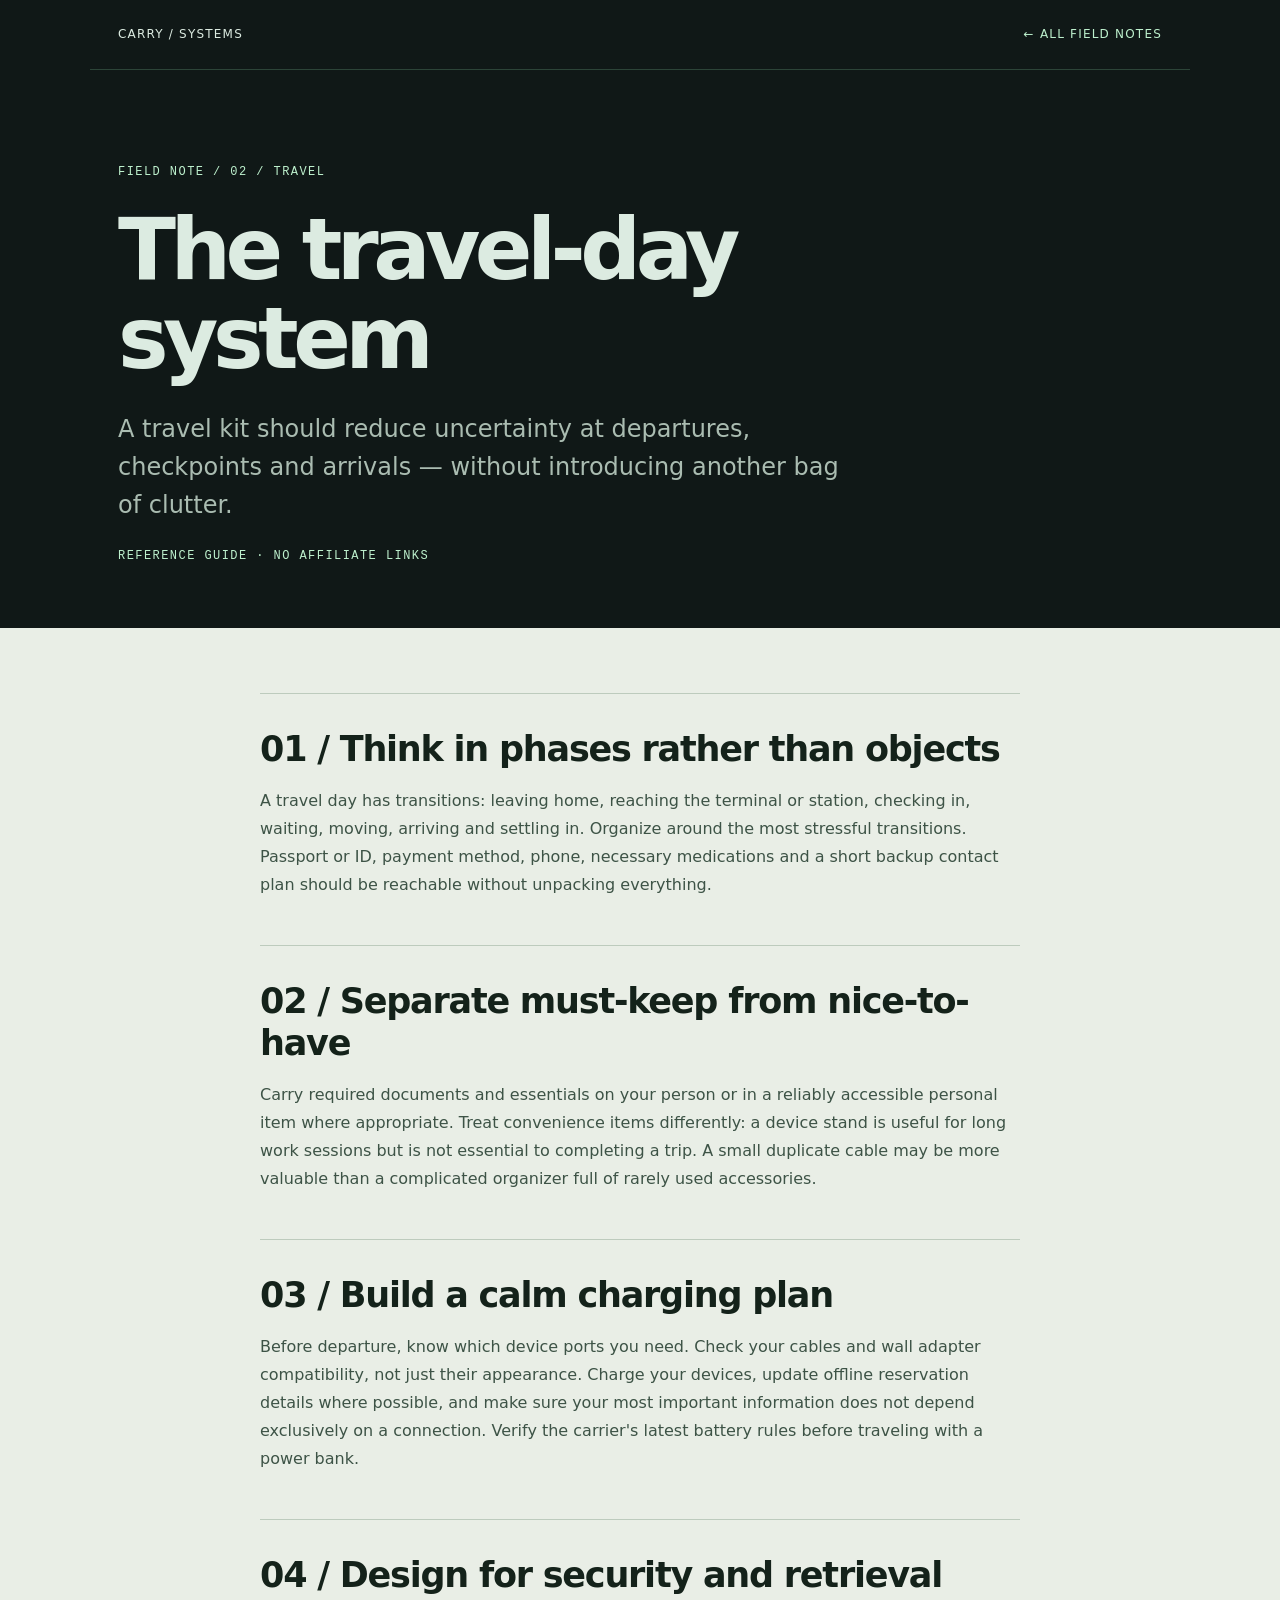
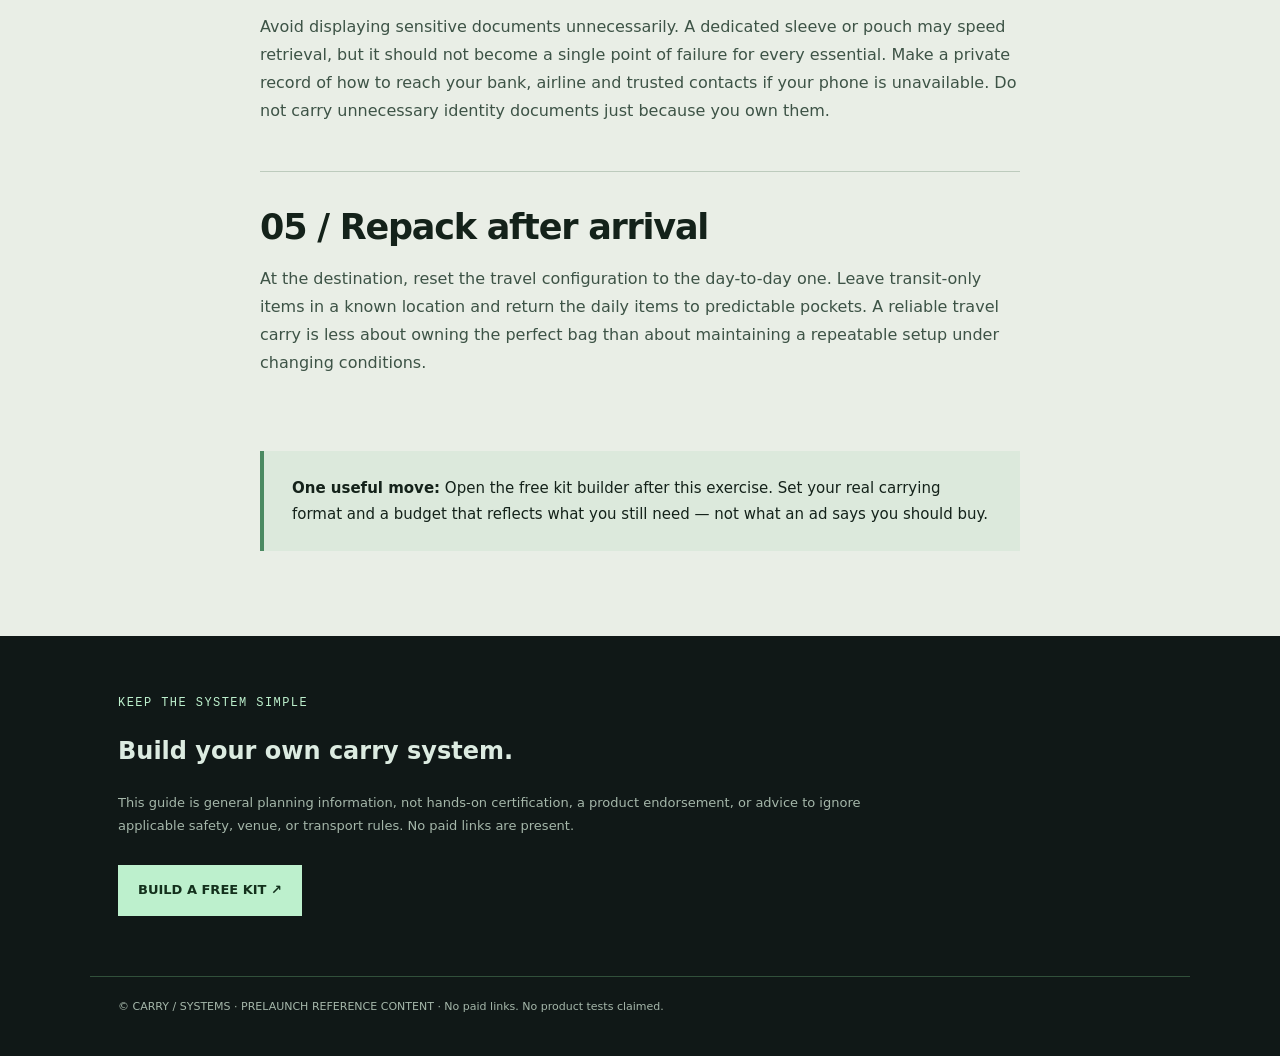
<file: guides/travel-day.html>
<!doctype html><html lang="en"><head><meta charset="utf-8"><link rel="icon" href="data:,"><meta name="robots" content="noindex,nofollow"><meta name="viewport" content="width=device-width,initial-scale=1"><meta name="theme-color" content="#101817"><meta name="description" content="A travel kit should reduce uncertainty at departures, checkpoints and arrivals — without introducing another bag of clutter."><title>The travel-day system — CARRY / SYSTEMS</title><style>
:root{color-scheme:dark;--ink:#dcebe1;--muted:#a5b7aa;--mint:#bdf0cd}*{box-sizing:border-box}html{scroll-behavior:smooth}body{margin:0;background:#101817;color:var(--ink);font:16px/1.75 system-ui,-apple-system,Segoe UI,Arial,sans-serif}a{color:inherit}a:focus-visible{outline:3px solid var(--mint);outline-offset:4px}.top{max-width:1100px;display:flex;justify-content:space-between;gap:16px;padding:24px 28px;margin:auto;font-size:12px;letter-spacing:.1em}.top a{text-decoration:none}.top .back{color:var(--mint)}.hero{border-top:1px solid #2c4438;max-width:1100px;margin:auto;padding:95px 28px 65px}.eyebrow{color:var(--mint);font:12px ui-monospace,Consolas,monospace;letter-spacing:.12em}.hero h1{font-size:clamp(48px,7vw,85px);letter-spacing:-.065em;line-height:1.05;font-weight:630;max-width:920px;margin:26px 0}.hero .intro{font-size:clamp(17px,2.5vw,24px);color:#aabcb1;max-width:750px;line-height:1.6}.article{background:#e9eee6;color:#14221a;padding:65px 28px 85px}.article .inner{max-width:760px;margin:auto}.article section{padding:30px 0;border-top:1px solid #bdcbbd}.article h2{font-size:clamp(24px,3vw,35px);letter-spacing:-.035em;line-height:1.2;margin:4px 0 17px;font-weight:630}.article p{color:#3d5346;margin:0 0 16px}.callout{background:#dce9dc;border-left:4px solid #4b8a62;padding:24px 28px;margin:28px 0 0;font-size:15px}.last{max-width:1100px;margin:auto;padding:60px 28px}.last p{color:var(--muted);max-width:750px;font-size:13px}.cta{display:inline-block;background:var(--mint);color:#13301c;text-decoration:none;font-weight:700;font-size:13px;padding:14px 20px;margin-top:15px}footer{border-top:1px solid #31503b;padding:20px 28px 40px;font-size:11px;color:var(--muted);max-width:1100px;margin:auto}@media(prefers-reduced-motion:reduce){html{scroll-behavior:auto}}</style></head><body><nav class="top" aria-label="Article"><a href="../index.html">CARRY / SYSTEMS</a><a class="back" href="../index.html#journal">← ALL FIELD NOTES</a></nav><main><header class="hero"><div class="eyebrow">FIELD NOTE / 02 / TRAVEL</div><h1>The travel-day system</h1><p class="intro">A travel kit should reduce uncertainty at departures, checkpoints and arrivals — without introducing another bag of clutter.</p><div class="eyebrow">REFERENCE GUIDE · NO AFFILIATE LINKS</div></header><article class="article"><div class="inner"><section><h2>01 / Think in phases rather than objects</h2><p>A travel day has transitions: leaving home, reaching the terminal or station, checking in, waiting, moving, arriving and settling in. Organize around the most stressful transitions. Passport or ID, payment method, phone, necessary medications and a short backup contact plan should be reachable without unpacking everything.</p></section>
<section><h2>02 / Separate must-keep from nice-to-have</h2><p>Carry required documents and essentials on your person or in a reliably accessible personal item where appropriate. Treat convenience items differently: a device stand is useful for long work sessions but is not essential to completing a trip. A small duplicate cable may be more valuable than a complicated organizer full of rarely used accessories.</p></section>
<section><h2>03 / Build a calm charging plan</h2><p>Before departure, know which device ports you need. Check your cables and wall adapter compatibility, not just their appearance. Charge your devices, update offline reservation details where possible, and make sure your most important information does not depend exclusively on a connection. Verify the carrier's latest battery rules before traveling with a power bank.</p></section>
<section><h2>04 / Design for security and retrieval</h2><p>Avoid displaying sensitive documents unnecessarily. A dedicated sleeve or pouch may speed retrieval, but it should not become a single point of failure for every essential. Make a private record of how to reach your bank, airline and trusted contacts if your phone is unavailable. Do not carry unnecessary identity documents just because you own them.</p></section>
<section><h2>05 / Repack after arrival</h2><p>At the destination, reset the travel configuration to the day-to-day one. Leave transit-only items in a known location and return the daily items to predictable pockets. A reliable travel carry is less about owning the perfect bag than about maintaining a repeatable setup under changing conditions.</p></section><aside class="callout"><strong>One useful move:</strong> Open the free kit builder after this exercise. Set your real carrying format and a budget that reflects what you still need — not what an ad says you should buy.</aside></div></article><div class="last"><div class="eyebrow">KEEP THE SYSTEM SIMPLE</div><h2>Build your own carry system.</h2><p>This guide is general planning information, not hands-on certification, a product endorsement, or advice to ignore applicable safety, venue, or transport rules. No paid links are present.</p><a class="cta" href="../index.html#builder">BUILD A FREE KIT ↗</a></div></main><footer>© CARRY / SYSTEMS · PRELAUNCH REFERENCE CONTENT · No paid links. No product tests claimed.</footer></body></html>
</file>
<file: styles.css>
:root{color-scheme:dark;--bg:#101617;--layer:#182122;--layer2:#202b2c;--paper:#e9ede6;--dim:#a6b3b0;--ink:#e6eeea;--mint:#bbf0d3;--line:#354242;--mono:ui-monospace,SFMono-Regular,Consolas,monospace;--sans:Inter,system-ui,-apple-system,Segoe UI,Arial,sans-serif}*{box-sizing:border-box}html{scroll-behavior:smooth}body{margin:0;background:var(--bg);color:var(--ink);font-family:var(--sans);line-height:1.5}a{color:inherit;text-decoration:none}button,select,input{font:inherit}button,a,select,input{outline-offset:4px}button{cursor:pointer}.skip{position:absolute;top:-100px;left:10px;background:white;color:black;padding:12px;z-index:100}.skip:focus{top:10px}.top{max-width:1440px;margin:auto;display:flex;align-items:center;gap:32px;padding:24px clamp(20px,5vw,70px);border-bottom:1px solid var(--line)}.brand{display:flex;align-items:center;gap:12px;font-weight:750;letter-spacing:.09em;font-size:12px;white-space:nowrap}.brand em{font-style:normal;color:var(--mint)}.mark{display:grid;place-content:center;height:43px;width:43px;border:1px solid var(--mint);border-radius:50%;font-size:13px}.markdot{color:var(--mint)}nav{display:flex;gap:28px;margin-left:auto;font-size:13px;color:var(--dim)}nav a:hover,.simple-link:hover{color:var(--mint)}.top-note{font:10px var(--mono);letter-spacing:.16em;color:var(--mint)}.hero{max-width:1440px;margin:auto;min-height:570px;padding:92px clamp(20px,5vw,70px);display:grid;grid-template-columns:1.15fr .85fr;align-items:center;overflow:hidden}.eyebrow{font:10px/1.7 var(--mono);letter-spacing:.17em;color:var(--mint);display:flex;align-items:center;gap:10px}.pulse{display:inline-block;background:var(--mint);width:7px;height:7px;border-radius:50%;box-shadow:0 0 10px #78dea4}.eyebrowline{width:25px;border-bottom:1px solid #6a8b7c}.hero h1{font-size:clamp(57px,7vw,112px);line-height:.98;letter-spacing:-.065em;margin:25px 0 28px;font-weight:640}.hero h1 span{color:var(--mint)}.hero-copy>p{color:var(--dim);max-width:440px;font-size:17px}.hero-copy>p strong{color:var(--ink);font-weight:560}.primary-link,.btn-primary{display:inline-flex;align-items:center;gap:50px;border:0;background:var(--mint);color:#12231a;font:700 12px var(--mono);letter-spacing:.03em;padding:17px 22px;border-radius:3px}.primary-link{margin-top:21px}.primary-link:hover,.btn-primary:hover:not(.disabled){background:#d5fbe5}.micro{font:10px var(--mono);letter-spacing:.1em;color:#6f8780;margin-top:55px}.hero-art{position:relative;aspect-ratio:1;max-width:500px;width:100%;justify-self:center;background:radial-gradient(circle at center,#314940 0%,#1c302b 23%,transparent 67%)}.orbit{position:absolute;border:1px solid #4c6c60;border-radius:50%;left:50%;top:50%;transform:translate(-50%,-50%)}.orbit-one{width:57%;height:57%}.orbit-two{width:83%;height:83%;border-style:dashed;opacity:.7}.core{position:absolute;top:50%;left:50%;transform:translate(-50%,-50%);width:40%;height:40%;display:flex;align-items:center;justify-content:center;border-radius:24%;border:1px solid #84b59a;box-shadow:0 14px 45px #07100b99,inset 0 0 30px #668c6844;background:linear-gradient(130deg,#233d33,#0d1814);font-size:clamp(26px,5vw,68px);font-weight:720;letter-spacing:-.06em}.core span{font:11px var(--mono);letter-spacing:.08em;color:var(--mint);position:absolute;right:13%;top:18%}.art-label{font:10px var(--mono);letter-spacing:.15em;color:var(--mint);position:absolute}.a1{top:13%;left:8%}.a2{right:3%;top:46%}.a3{bottom:11%;left:14%}.workbench{background:var(--paper);color:#152120;padding:90px clamp(20px,5vw,70px) 100px}.workbench>.sectionhead,.benchgrid,.philosophy,.resource,.closing,footer{max-width:1300px;margin:auto}.sectionhead{display:flex;justify-content:space-between;gap:25px;align-items:end;margin-bottom:33px}.sectionhead h2,.philosophy h2,.resource h2{font-size:clamp(29px,3.8vw,50px);line-height:1.09;letter-spacing:-.045em;font-weight:610;margin:8px 0 0}.sectionhead .eyebrow{color:#46765d}.sectionhead>p{max-width:310px;font-size:13px;color:#596a65;margin:0 0 7px}.benchgrid{display:grid;grid-template-columns:minmax(255px,.75fr) minmax(0,1.5fr);gap:18px}.controls{background:#dce4da;padding:34px;display:flex;flex-direction:column;align-items:stretch}.controls label{font:11px var(--mono);font-weight:700;letter-spacing:.08em;margin-bottom:10px}.controls select{border:1px solid #bfcbc1;background:#f3f6f0;color:#14231d;padding:15px;margin-bottom:24px;border-radius:0;width:100%}.controls input[type=range]{accent-color:#39684a;width:100%;margin:14px 0 0}.rangelabel,.rangeedges{display:flex;justify-content:space-between;align-items:center}.rangelabel label{margin:0}.rangelabel output{font:700 22px var(--mono)}.rangeedges{font:10px var(--mono);color:#63766c}.controls button{margin-top:35px;justify-content:space-between}.fine{font-size:11px;color:#6d7d75;line-height:1.6}.controls .fine{margin-top:18px}.results{background:white;border:1px solid #d5ddd6;padding:34px;min-height:510px}.result-heading{display:flex;justify-content:space-between;gap:20px;align-items:start;padding-bottom:23px;border-bottom:1px solid #e3e9e3}.results .eyebrow{color:#457356}.result-heading h3{font-size:30px;letter-spacing:-.04em;font-weight:630;margin:7px 0 5px}.result-heading p{font-size:13px;color:#69776d;margin:0;max-width:360px}.alloc{text-align:right;min-width:150px}.alloc small,.alloc span{display:block;font:10px var(--mono);color:#6e8076}.alloc strong{display:block;font-size:33px;line-height:1.35;letter-spacing:-.04em}.item-list{display:grid;grid-template-columns:1fr 1fr;gap:10px;margin-top:23px}.item{padding:14px;background:#f4f6f1;border:1px solid #e5eae3}.itemtop{display:flex;justify-content:space-between;gap:6px;align-items:start}.item h4{font-size:14px;margin:0 0 7px;line-height:1.25}.item .cost{font:13px var(--mono);font-weight:700;color:#42674c}.item p{font-size:11px;color:#607167;margin:0 0 9px}.tag{font:9px var(--mono);letter-spacing:.08em;color:#517359;text-transform:uppercase}.res-actions{display:flex;flex-wrap:wrap;gap:10px;margin-top:26px}.btn-ghost{background:transparent;border:1px solid #cbd8cc;color:#385440;font:11px var(--mono);padding:13px 15px}.btn-ghost:hover{border-color:#375644}.philosophy{padding:94px clamp(20px,5vw,70px) 106px}.philosophy h2{max-width:630px;margin-bottom:45px}.three{display:grid;grid-template-columns:repeat(3,1fr);gap:22px}.three article{border-top:1px solid #4b6259;padding-top:23px}.three article span{font:11px var(--mono);color:var(--mint)}.three h3{font-size:25px;margin:20px 0 9px;letter-spacing:-.03em}.three p{font-size:14px;color:var(--dim);max-width:270px}.resource{background:#233b30;padding:58px;display:grid;grid-template-columns:1.2fr .8fr;gap:45px}.resource h2{font-size:clamp(34px,4.5vw,60px);margin:15px 0}.resource p{color:#b6cabe;max-width:420px;font-size:15px}.resource .btn-primary{margin-top:23px}.disabled{opacity:.55;cursor:not-allowed}.resource-aside{border-left:1px solid #5d7566;padding-left:39px}.aside-label{font:11px var(--mono)}.resource-aside ul{list-style:none;padding:0;margin:30px 0}.resource-aside li{padding:14px 0;border-bottom:1px solid #4a6253;font-size:13px}.resource-aside li:before{content:'+';color:var(--mint);margin-right:14px}.simple-link{font:11px var(--mono);color:var(--mint);text-decoration:underline;text-underline-offset:5px}.closing{padding:100px 20px;text-align:center}.closing p{font-size:clamp(34px,5vw,65px);letter-spacing:-.05em;margin:0 0 12px}.closing span{font:10px var(--mono);letter-spacing:.14em;color:#7b998c}footer{padding:35px clamp(20px,5vw,70px) 50px;border-top:1px solid #33443b;display:grid;gap:8px;font-size:12px;color:#9daea3}footer>span{font:11px var(--mono);color:var(--mint)}footer p{max-width:820px;margin:8px 0 0}footer small{font-size:11px;max-width:900px}@media(max-width:1050px){.top-note{display:none}}@media(max-width:800px){.hero{grid-template-columns:1fr;padding-top:70px;padding-bottom:45px;min-height:auto}.hero-art{height:290px;width:290px;margin:25px auto}.hero h1{font-size:clamp(52px,12vw,80px)}.sectionhead{display:block}.sectionhead>p{margin-top:15px}.benchgrid,.resource{grid-template-columns:1fr}.resource{margin:0 20px;padding:35px}.resource-aside{border-left:0;border-top:1px solid #5d7566;padding:20px 0 0}.workbench{padding-top:62px}.controls,.results{padding:24px}}@media(max-width:540px){.top{padding:18px 20px}.brand{font-size:10px}nav{gap:12px;font-size:11px}nav a:nth-child(2),nav a:nth-child(3){display:none}.item-list,.three{grid-template-columns:1fr}.results,.controls{padding:19px}.result-heading{flex-direction:column}.alloc{text-align:left}.micro{margin-top:35px}.hero-art{height:240px;width:240px}.philosophy{padding-top:65px;padding-bottom:65px}.resource{margin:0 10px}}

/* v0.2 editorial and accessible interaction */
html{scroll-padding-top:24px}a:focus-visible,button:focus-visible,input:focus-visible,select:focus-visible{outline:3px solid #83d9ad;outline-offset:4px}.system-stage{font:10px var(--mono);letter-spacing:.12em;border-bottom:1px solid #b9c8bc;padding-bottom:15px;margin-bottom:26px;display:flex;justify-content:space-between;color:#3a5949}.share-feedback{font:11px var(--mono);min-height:1.4em;color:#4e795d}.journal{background:#ebeee8;color:#172420;padding:100px clamp(20px,5vw,70px) 120px}.journal-header{max-width:1300px;margin:auto auto 34px;display:flex;align-items:end;justify-content:space-between;gap:24px}.journal-header h2{font-size:clamp(32px,4vw,53px);letter-spacing:-.052em;margin:9px 0 0;font-weight:600}.journal-header .eyebrow{color:#45765b}.journal-header>p{max-width:300px;color:#52685b;font-size:13px}.journal-grid{max-width:1300px;margin:auto;display:grid;grid-template-columns:repeat(4,minmax(0,1fr));gap:14px}.note-card{display:flex;flex-direction:column;background:#fdfefb;border:1px solid #d8e1d7;min-width:0;transition:transform .18s ease,border-color .18s ease}.note-card:hover{transform:translateY(-4px);border-color:#5a906f}.note-art{position:relative;height:175px;display:flex;align-items:center;justify-content:center;overflow:hidden;background:radial-gradient(circle at 55% 40%,#42614f,#162a23 70%)}.note-art>span{position:absolute;top:14px;left:18px;font:12px var(--mono);color:#b6d8bf}.note-shape{position:relative;border:1px solid #9bd4aa;box-shadow:0 12px 45px #060d0877,inset 0 0 25px #557a60aa}.note-shape.ring{height:110px;width:110px;border-radius:50%;border-width:2px}.note-shape.ring:after{content:'';position:absolute;inset:20px;border-radius:50%;border:1px dashed #86bc93}.note-shape.case{height:102px;width:128px;border-radius:9px;background:linear-gradient(140deg,#375748,#0f241e);transform:rotate(-12deg)}.note-shape.case:before{content:'';position:absolute;width:50px;height:16px;top:-18px;left:36px;border:3px solid #87b397;border-bottom:0;border-radius:9px 9px 0 0}.note-shape.battery{width:90px;height:118px;border-radius:15px;background:linear-gradient(135deg,#244b37,#10281d)}.note-shape.battery:before{content:'';position:absolute;width:27px;height:8px;background:#87b397;top:-9px;left:30px;border-radius:3px 3px 0 0}.note-shape.battery:after{content:'↯';position:absolute;inset:0;display:grid;place-items:center;font-size:48px;color:#c2edc9}.note-shape.stack{height:120px;width:130px;border-radius:14px;transform:rotate(-8deg);background:#263e31}.note-shape.stack:before{content:'';position:absolute;width:98px;height:92px;border:1px solid #9bd4aa;border-radius:10px;left:36px;top:22px;background:#182e23}.note-content{padding:24px;display:flex;flex-direction:column;flex:1}.note-meta{font:10px var(--mono);letter-spacing:.07em;color:#547360}.note-content h3{font-size:22px;line-height:1.17;letter-spacing:-.035em;margin:15px 0 12px;font-weight:630}.note-content p{font-size:13px;color:#607269;line-height:1.6;margin:0 0 25px}.note-read{font:11px var(--mono);letter-spacing:.05em;color:#3b6650;margin-top:auto;display:flex;justify-content:space-between;border-top:1px solid #e2e9e0;padding-top:16px}.footer-links{display:flex;gap:20px;flex-wrap:wrap}.footer-links a{text-decoration:underline;text-decoration-color:#587361;text-underline-offset:4px}.closing .center{justify-content:center}.closing em{font-style:normal;color:var(--mint)}@media(max-width:1050px){.journal-grid{grid-template-columns:repeat(2,minmax(0,1fr))}}@media(max-width:600px){.journal{padding:65px 20px 80px}.journal-header{display:block}.journal-header>p{margin-top:15px}.journal-grid{grid-template-columns:1fr}.note-art{height:155px}.note-content{padding:19px}.top nav a:nth-child(3){display:none}}@media(prefers-reduced-motion:reduce){html{scroll-behavior:auto}.note-card{transition:none}}
</file>
